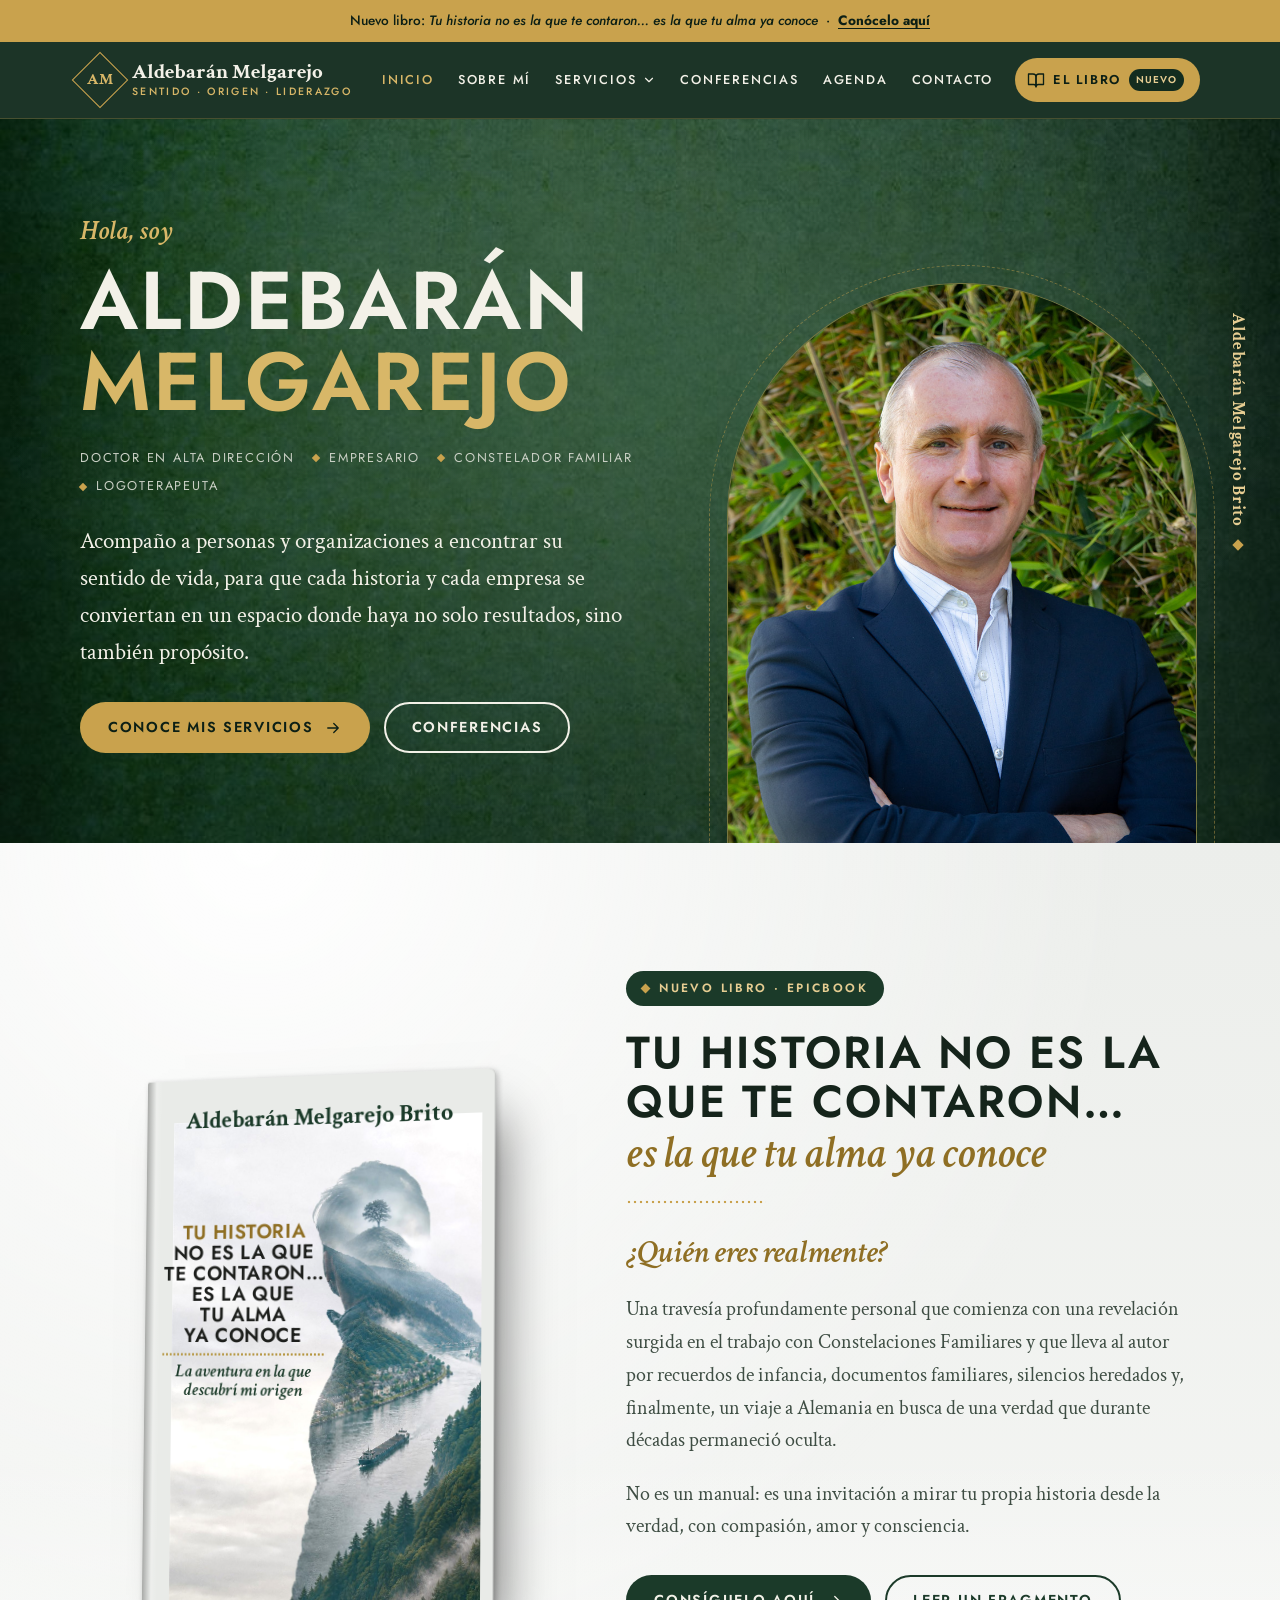
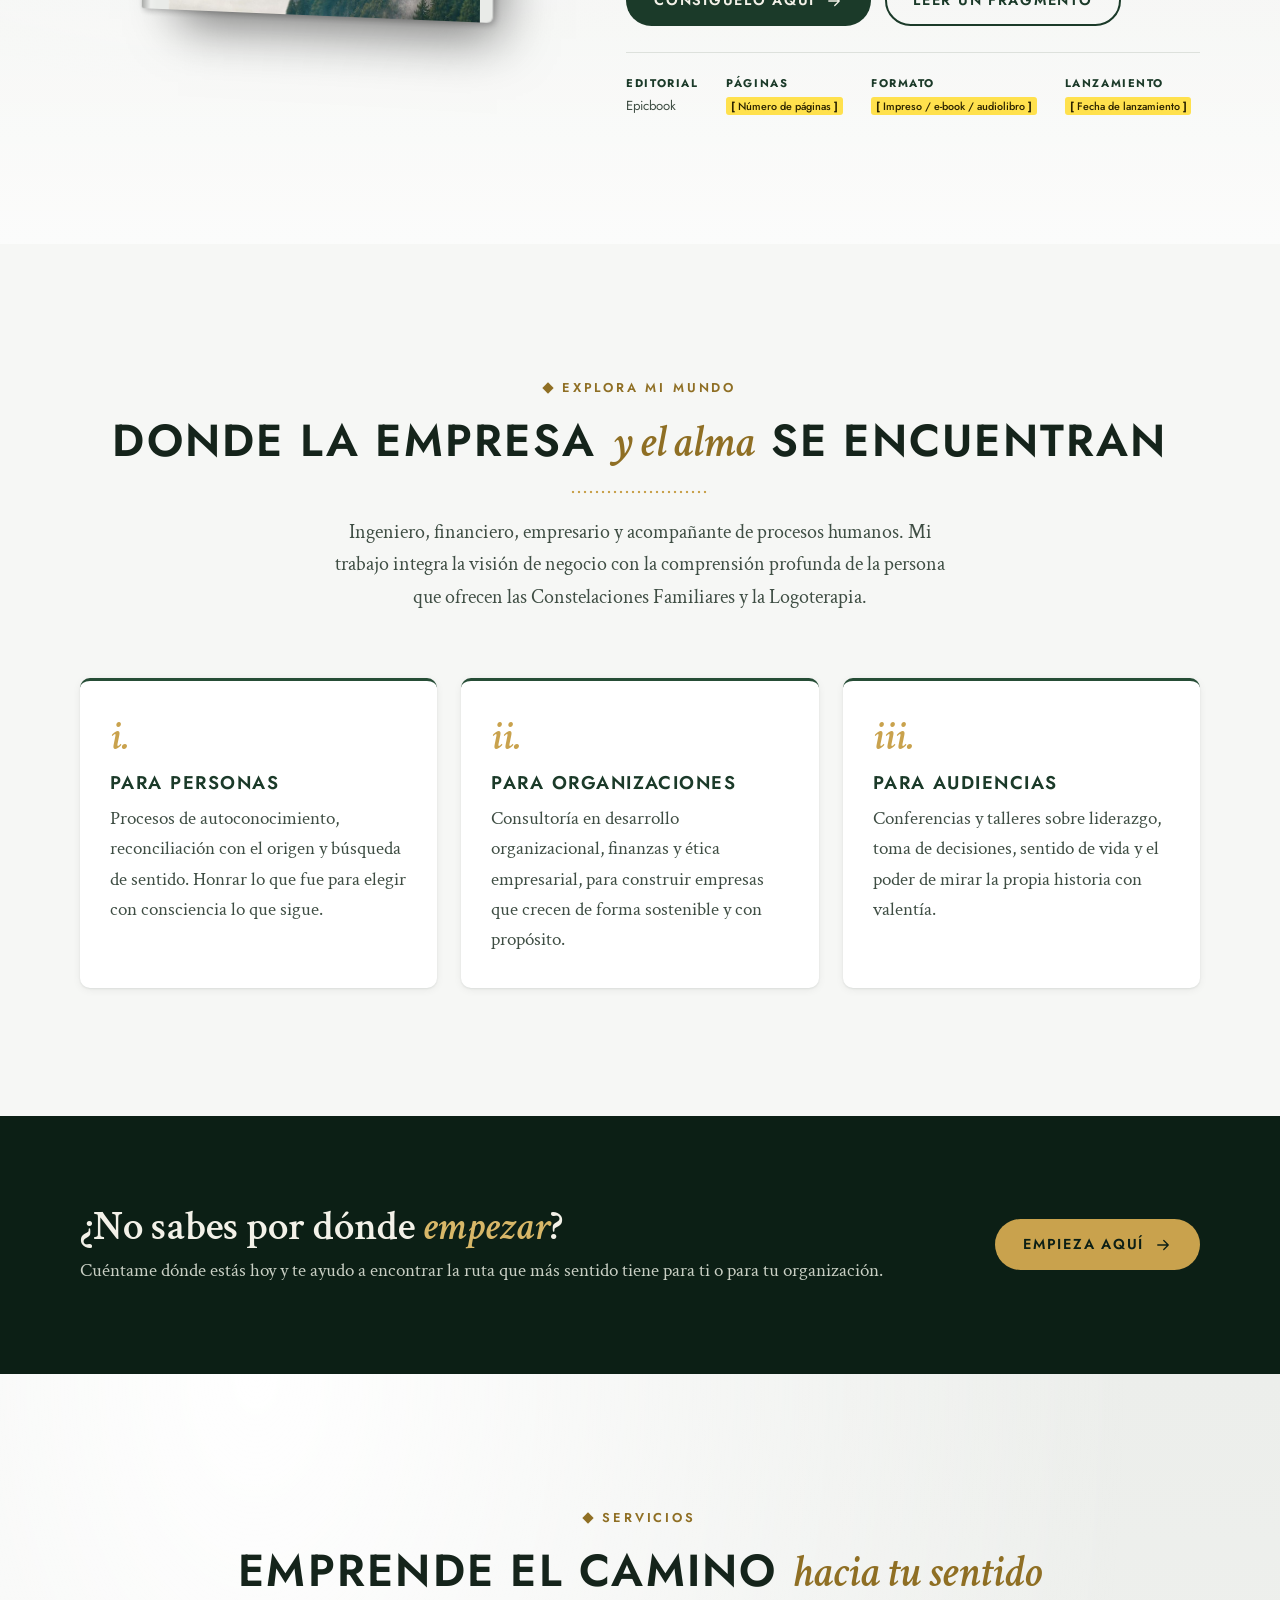
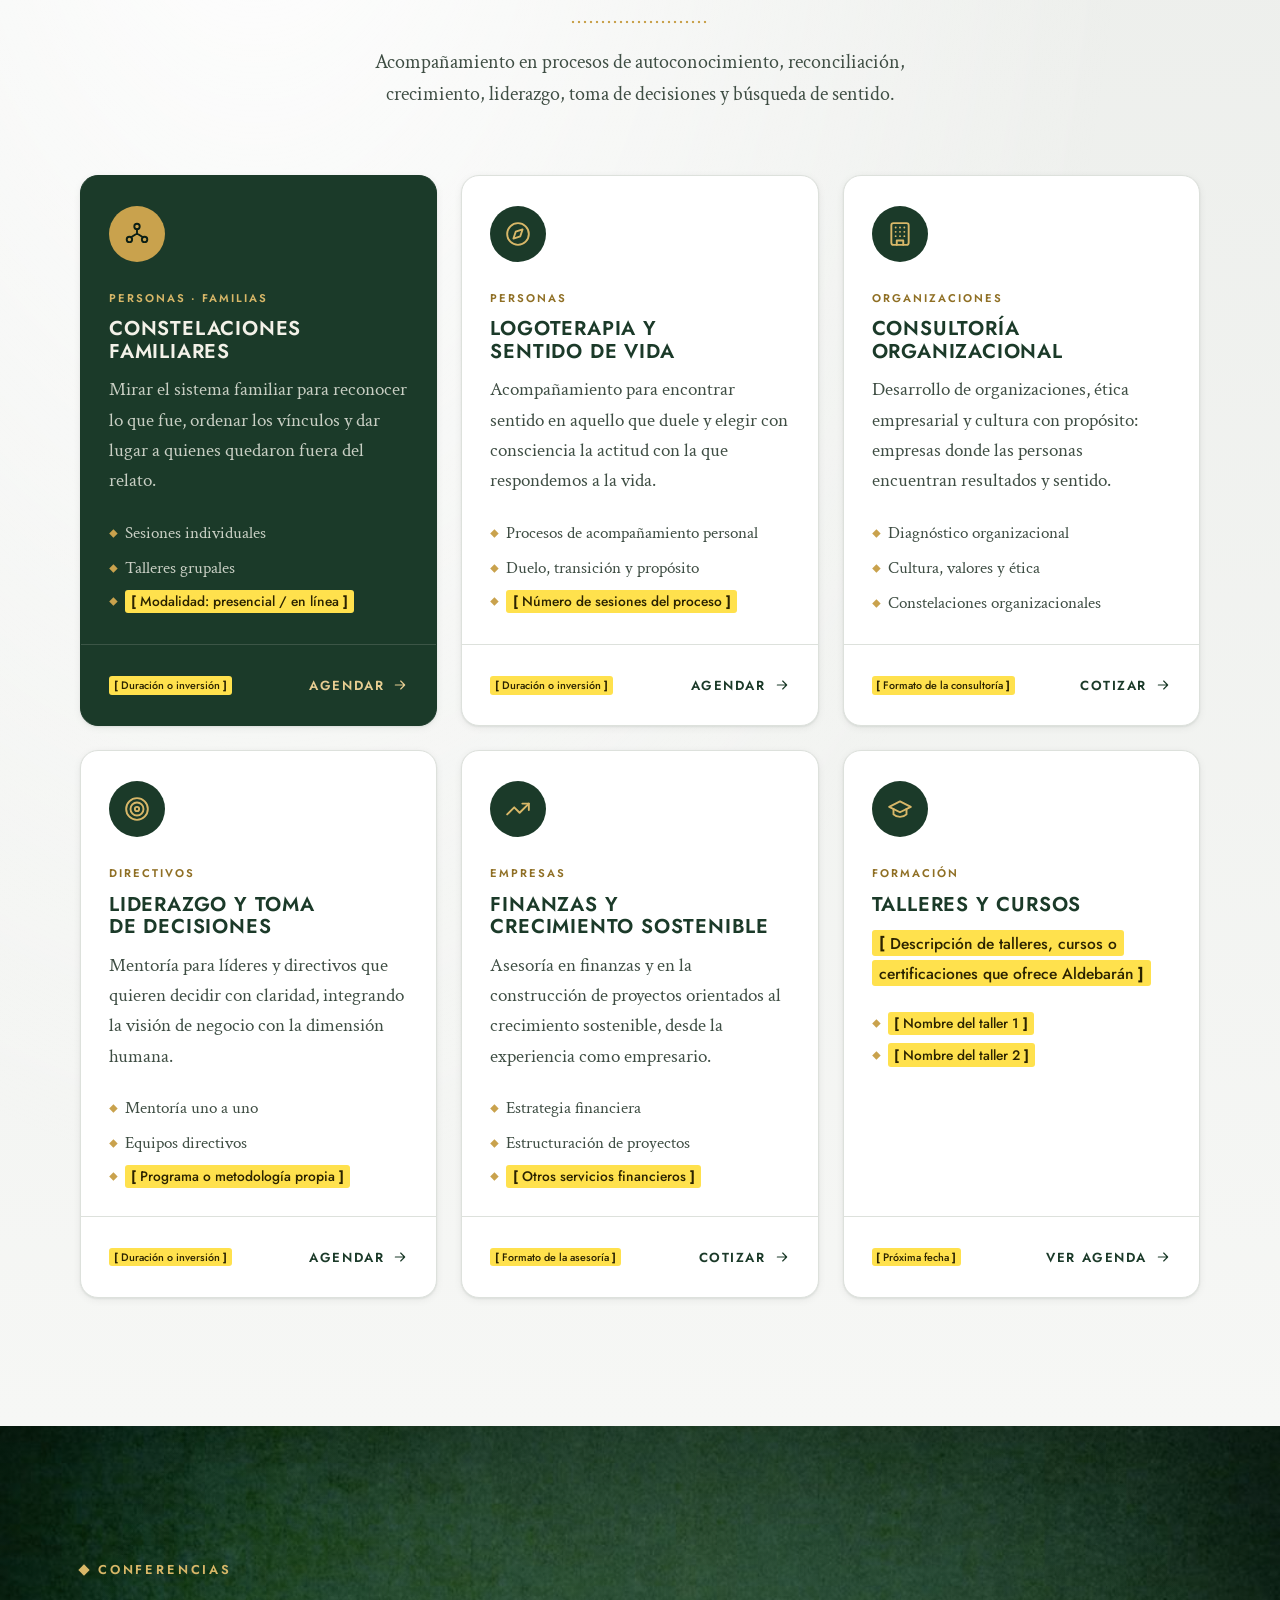
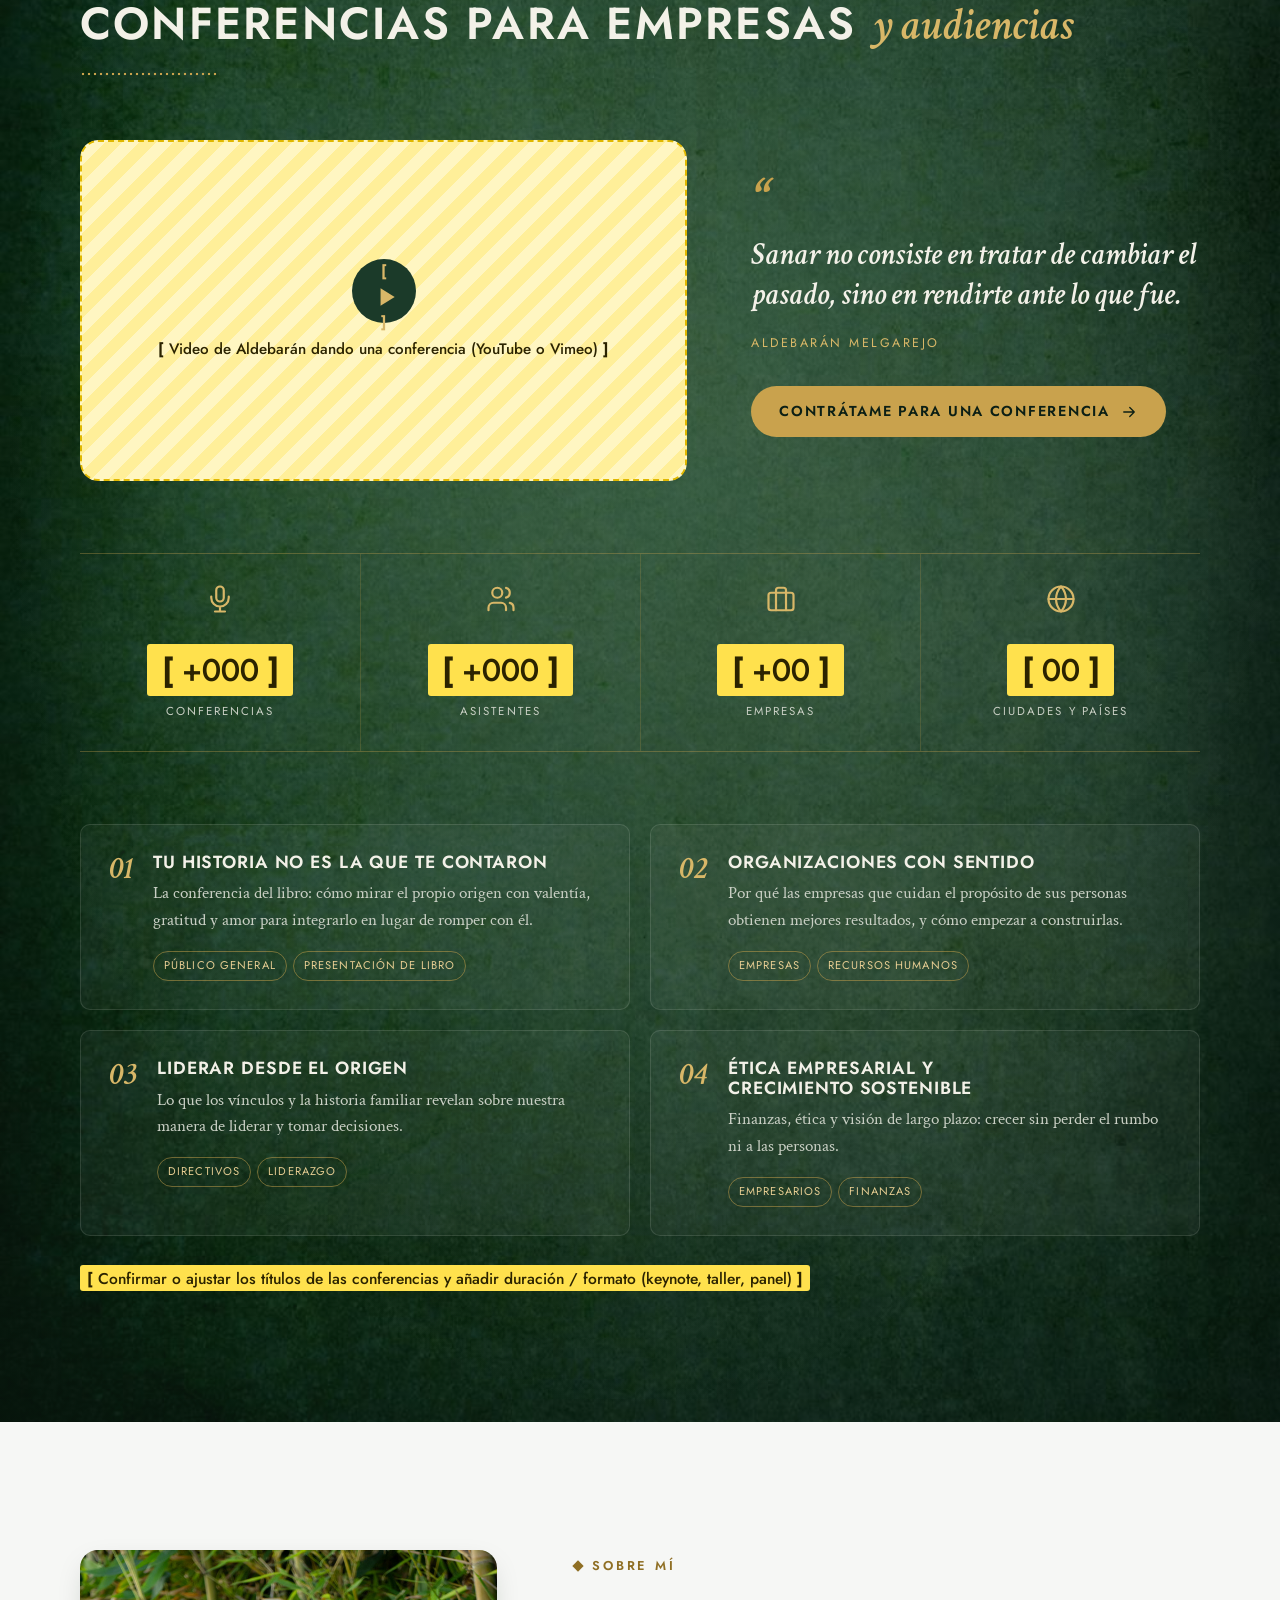
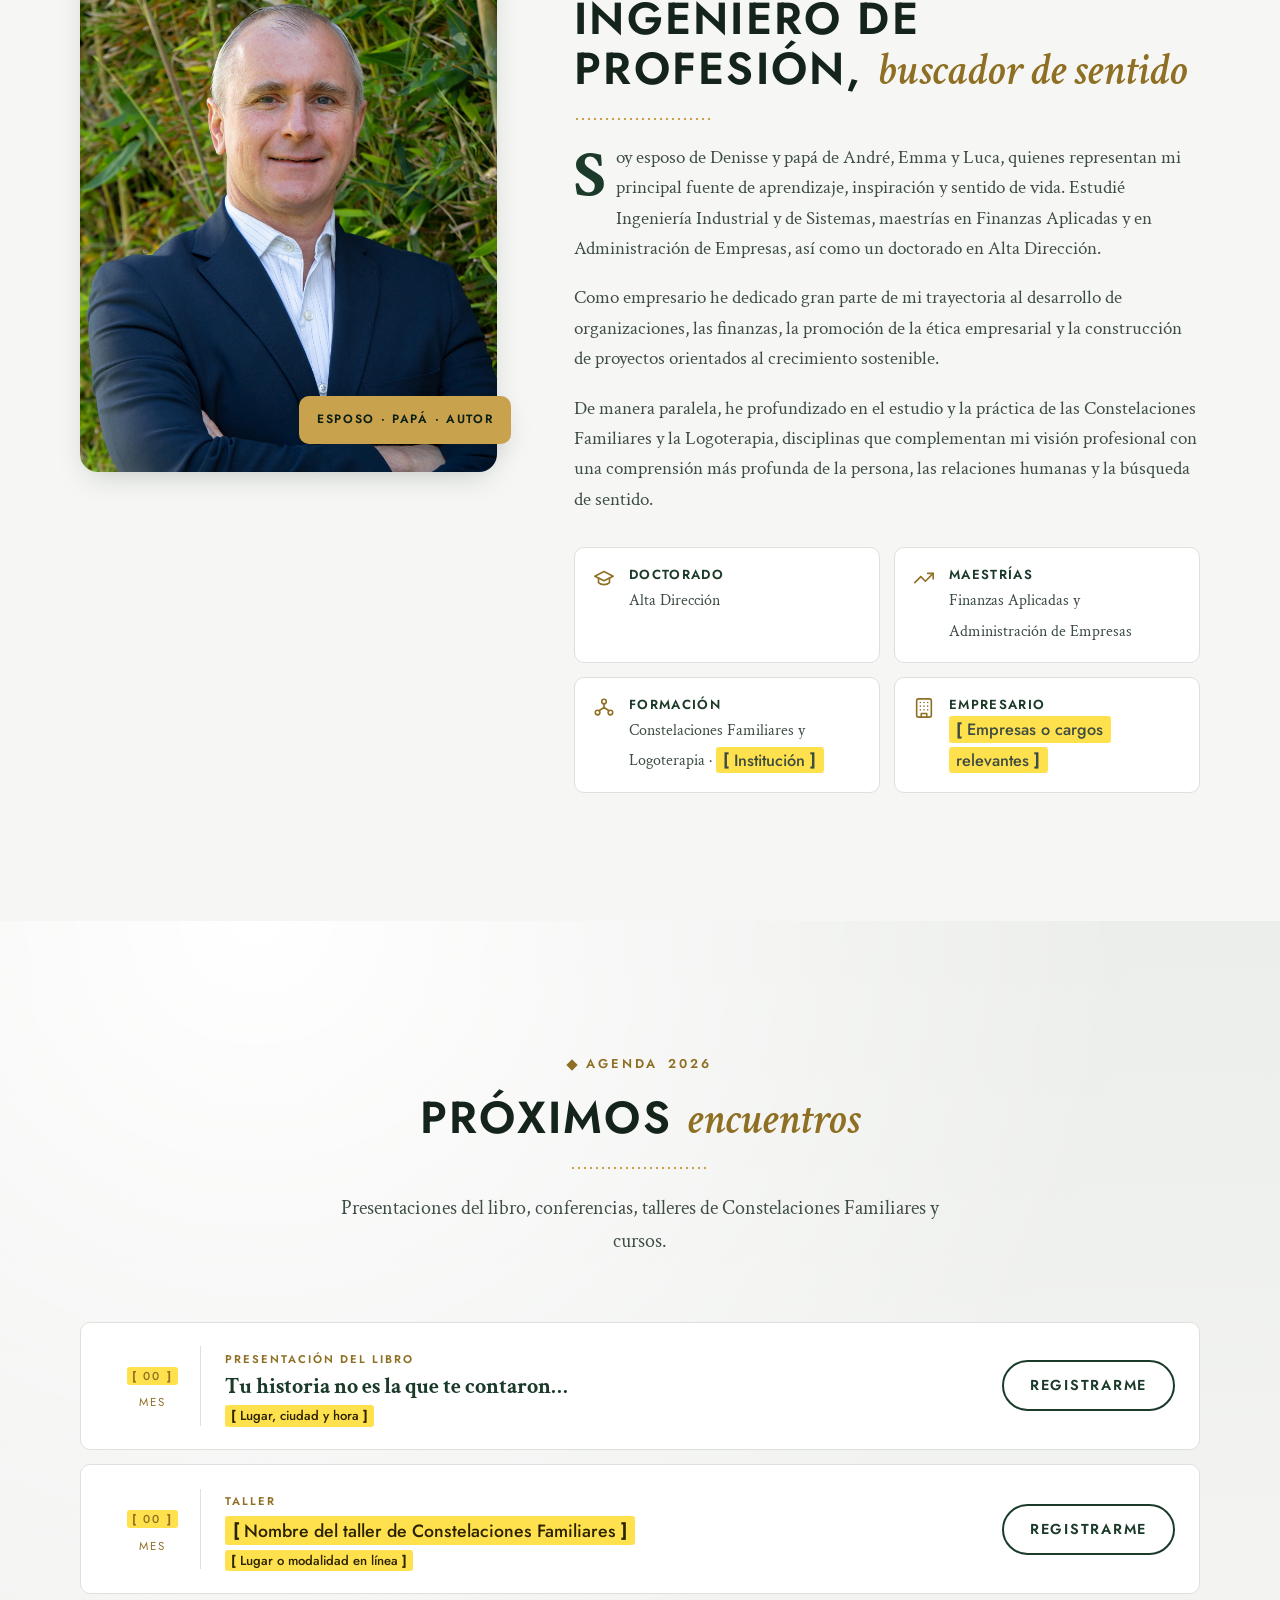
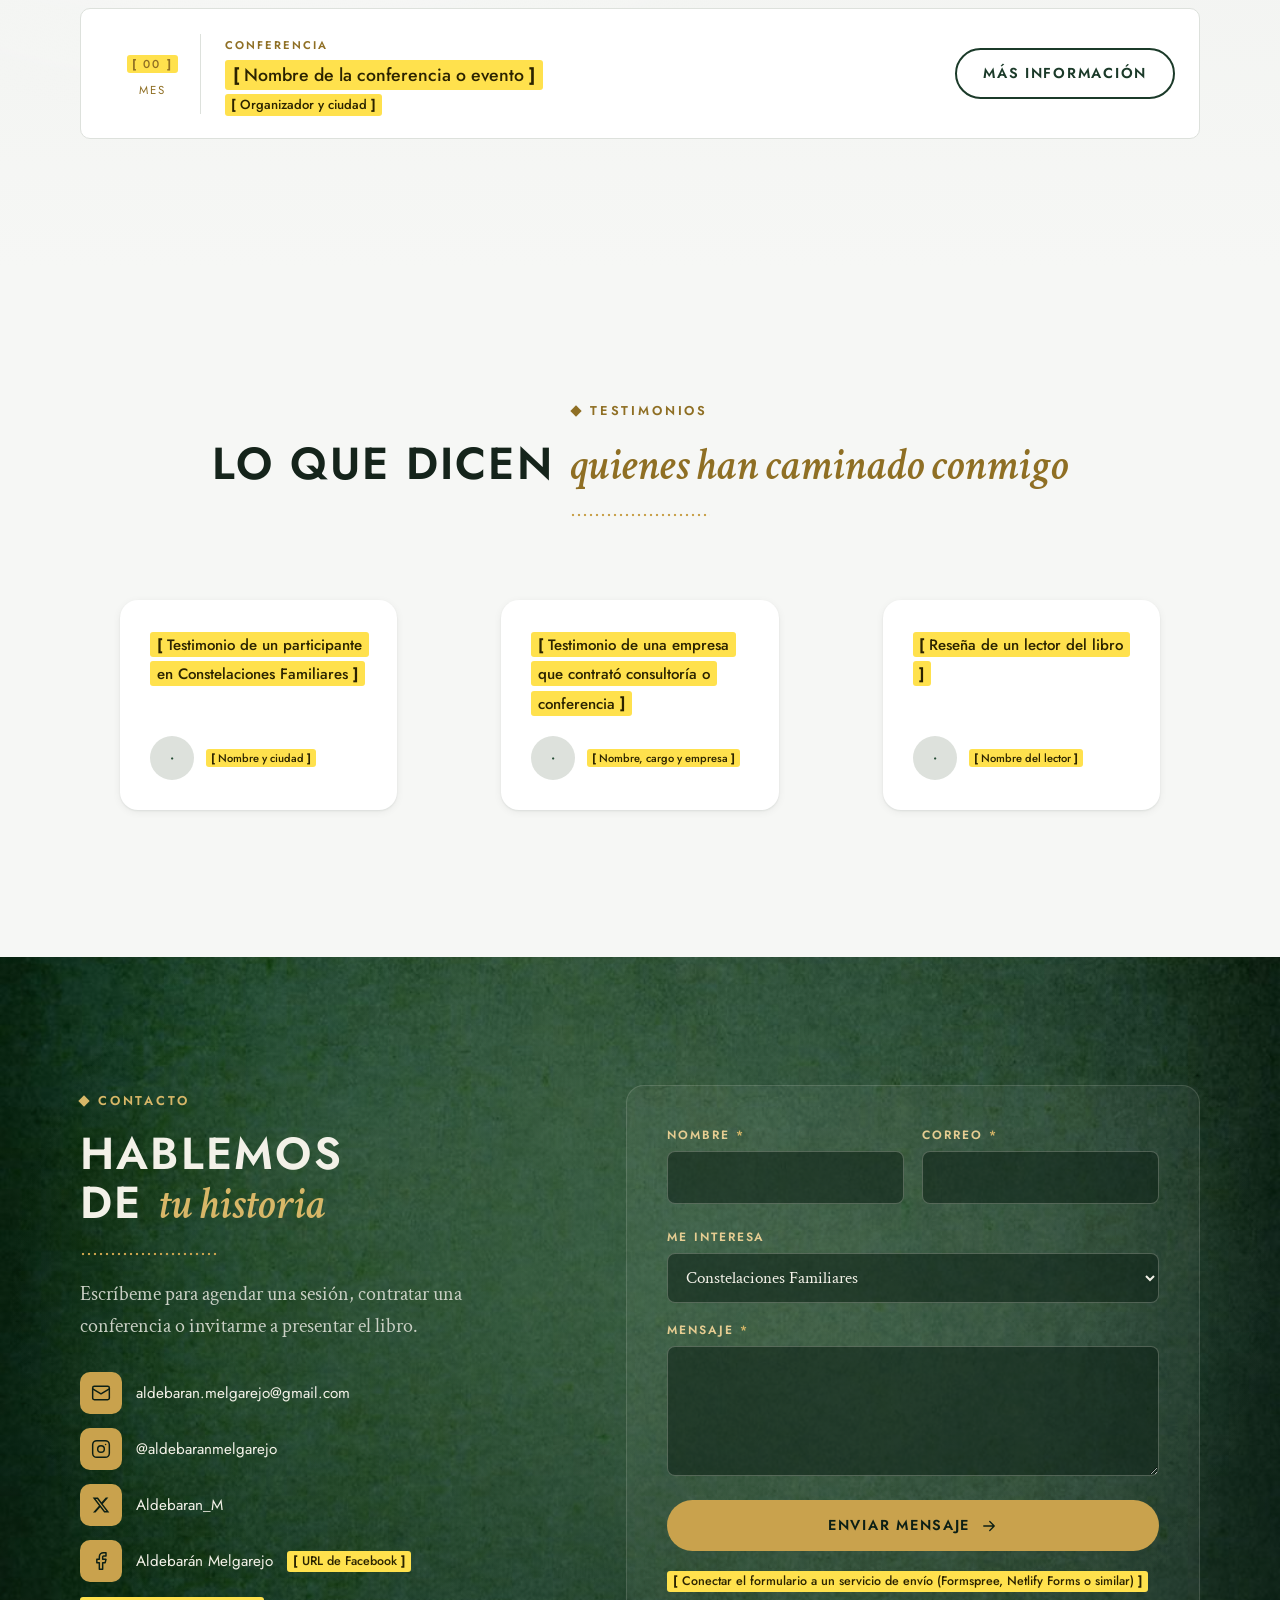
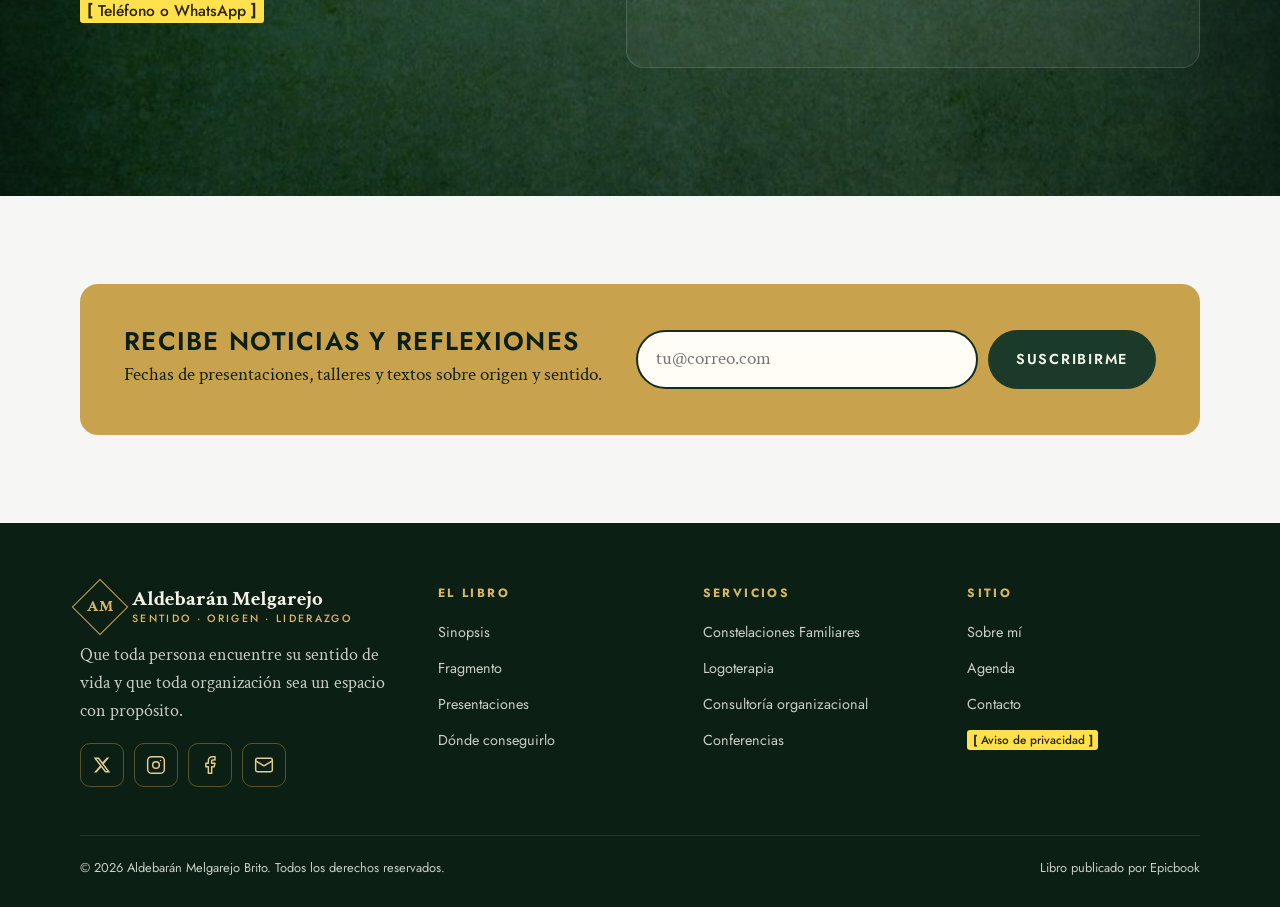
<file: index.html>
<!doctype html>
<html lang="es" class="no-js">
<head>
  <meta charset="utf-8">
  <meta name="viewport" content="width=device-width, initial-scale=1">
  <title>Aldebarán Melgarejo | Sentido, origen y liderazgo</title>
  <meta name="description" content="Aldebarán Melgarejo Brito: autor de «Tu historia no es la que te contaron… es la que tu alma ya conoce». Constelaciones Familiares, Logoterapia, consultoría organizacional y conferencias.">
  <meta name="theme-color" content="#132c1f">
  <link rel="preconnect" href="https://fonts.googleapis.com">
  <link rel="preconnect" href="https://fonts.gstatic.com" crossorigin>
  <link href="https://fonts.googleapis.com/css2?family=Crimson+Text:ital,wght@0,400;0,600;0,700;1,400;1,600&family=Jost:wght@400;500;600&display=swap" rel="stylesheet">
  <link rel="stylesheet" href="css/styles.css">
  <link rel="preload" as="image" href="assets/aldebaran-melgarejo.jpg">
</head>
<body>

<!-- Iconos (estilo Lucide, trazo 1.75) -->
<svg width="0" height="0" style="position:absolute" aria-hidden="true">
  <defs>
    <symbol id="i-arrow" viewBox="0 0 24 24" fill="none" stroke="currentColor" stroke-width="1.75" stroke-linecap="round" stroke-linejoin="round"><path d="M5 12h14M13 6l6 6-6 6"/></symbol>
    <symbol id="i-chev" viewBox="0 0 24 24" fill="none" stroke="currentColor" stroke-width="2" stroke-linecap="round" stroke-linejoin="round"><path d="m6 9 6 6 6-6"/></symbol>
    <symbol id="i-book" viewBox="0 0 24 24" fill="none" stroke="currentColor" stroke-width="1.75" stroke-linecap="round" stroke-linejoin="round"><path d="M2 4h6a4 4 0 0 1 4 4v13a3 3 0 0 0-3-3H2z"/><path d="M22 4h-6a4 4 0 0 0-4 4v13a3 3 0 0 1 3-3h7z"/></symbol>
    <symbol id="i-menu" viewBox="0 0 24 24" fill="none" stroke="currentColor" stroke-width="1.75" stroke-linecap="round"><path d="M4 7h16M4 12h16M4 17h16"/></symbol>
    <symbol id="i-family" viewBox="0 0 24 24" fill="none" stroke="currentColor" stroke-width="1.75" stroke-linecap="round" stroke-linejoin="round"><circle cx="12" cy="5" r="2.5"/><circle cx="5" cy="17" r="2.5"/><circle cx="19" cy="17" r="2.5"/><path d="M12 7.5v4M12 11.5 6.5 15M12 11.5l5.5 3.5"/></symbol>
    <symbol id="i-compass" viewBox="0 0 24 24" fill="none" stroke="currentColor" stroke-width="1.75" stroke-linecap="round" stroke-linejoin="round"><circle cx="12" cy="12" r="10"/><path d="m16.2 7.8-2.1 6.3-6.3 2.1 2.1-6.3z"/></symbol>
    <symbol id="i-building" viewBox="0 0 24 24" fill="none" stroke="currentColor" stroke-width="1.75" stroke-linecap="round" stroke-linejoin="round"><rect x="4" y="2" width="16" height="20" rx="2"/><path d="M9 22v-4h6v4M8 6h.01M12 6h.01M16 6h.01M8 10h.01M12 10h.01M16 10h.01M8 14h.01M12 14h.01M16 14h.01"/></symbol>
    <symbol id="i-target" viewBox="0 0 24 24" fill="none" stroke="currentColor" stroke-width="1.75" stroke-linecap="round" stroke-linejoin="round"><circle cx="12" cy="12" r="10"/><circle cx="12" cy="12" r="6"/><circle cx="12" cy="12" r="2"/></symbol>
    <symbol id="i-trend" viewBox="0 0 24 24" fill="none" stroke="currentColor" stroke-width="1.75" stroke-linecap="round" stroke-linejoin="round"><path d="m22 7-8.5 8.5-5-5L2 17"/><path d="M16 7h6v6"/></symbol>
    <symbol id="i-mic" viewBox="0 0 24 24" fill="none" stroke="currentColor" stroke-width="1.75" stroke-linecap="round" stroke-linejoin="round"><rect x="9" y="2" width="6" height="12" rx="3"/><path d="M19 10v1a7 7 0 0 1-14 0v-1M12 18v4M8 22h8"/></symbol>
    <symbol id="i-users" viewBox="0 0 24 24" fill="none" stroke="currentColor" stroke-width="1.75" stroke-linecap="round" stroke-linejoin="round"><path d="M16 21v-2a4 4 0 0 0-4-4H6a4 4 0 0 0-4 4v2"/><circle cx="9" cy="7" r="4"/><path d="M22 21v-2a4 4 0 0 0-3-3.87M16 3.13a4 4 0 0 1 0 7.75"/></symbol>
    <symbol id="i-pin" viewBox="0 0 24 24" fill="none" stroke="currentColor" stroke-width="1.75" stroke-linecap="round" stroke-linejoin="round"><path d="M20 10c0 6-8 12-8 12s-8-6-8-12a8 8 0 0 1 16 0z"/><circle cx="12" cy="10" r="3"/></symbol>
    <symbol id="i-globe" viewBox="0 0 24 24" fill="none" stroke="currentColor" stroke-width="1.75" stroke-linecap="round" stroke-linejoin="round"><circle cx="12" cy="12" r="10"/><path d="M2 12h20M12 2a15.3 15.3 0 0 1 4 10 15.3 15.3 0 0 1-4 10 15.3 15.3 0 0 1-4-10 15.3 15.3 0 0 1 4-10z"/></symbol>
    <symbol id="i-play" viewBox="0 0 24 24" fill="currentColor"><path d="M7 4v16l13-8z"/></symbol>
    <symbol id="i-mail" viewBox="0 0 24 24" fill="none" stroke="currentColor" stroke-width="1.75" stroke-linecap="round" stroke-linejoin="round"><rect x="2" y="4" width="20" height="16" rx="2"/><path d="m22 7-10 6L2 7"/></symbol>
    <symbol id="i-x" viewBox="0 0 24 24" fill="currentColor"><path d="M17.75 3h3.07l-6.7 7.66L22 21h-6.17l-4.83-6.32L5.47 21H2.4l7.17-8.2L2 3h6.33l4.37 5.77zm-1.08 16.18h1.7L7.4 4.73H5.57z"/></symbol>
    <symbol id="i-ig" viewBox="0 0 24 24" fill="none" stroke="currentColor" stroke-width="1.75" stroke-linecap="round" stroke-linejoin="round"><rect x="2" y="2" width="20" height="20" rx="5"/><circle cx="12" cy="12" r="4"/><path d="M17.5 6.5h.01"/></symbol>
    <symbol id="i-fb" viewBox="0 0 24 24" fill="none" stroke="currentColor" stroke-width="1.75" stroke-linecap="round" stroke-linejoin="round"><path d="M18 2h-3a5 5 0 0 0-5 5v3H7v4h3v8h4v-8h3l1-4h-4V7a1 1 0 0 1 1-1h3z"/></symbol>
    <symbol id="i-grad" viewBox="0 0 24 24" fill="none" stroke="currentColor" stroke-width="1.75" stroke-linecap="round" stroke-linejoin="round"><path d="M22 10 12 5 2 10l10 5z"/><path d="M6 12v5c3 3 9 3 12 0v-5"/></symbol>
    <symbol id="i-briefcase" viewBox="0 0 24 24" fill="none" stroke="currentColor" stroke-width="1.75" stroke-linecap="round" stroke-linejoin="round"><rect x="2" y="7" width="20" height="14" rx="2"/><path d="M16 21V5a2 2 0 0 0-2-2h-4a2 2 0 0 0-2 2v16"/></symbol>
    <symbol id="i-heart" viewBox="0 0 24 24" fill="none" stroke="currentColor" stroke-width="1.75" stroke-linecap="round" stroke-linejoin="round"><path d="M19 14c1.49-1.46 3-3.21 3-5.5A5.5 5.5 0 0 0 16.5 3c-1.76 0-3 .5-4.5 2-1.5-1.5-2.74-2-4.5-2A5.5 5.5 0 0 0 2 8.5c0 2.3 1.5 4.05 3 5.5l7 7z"/></symbol>
    <symbol id="i-calendar" viewBox="0 0 24 24" fill="none" stroke="currentColor" stroke-width="1.75" stroke-linecap="round" stroke-linejoin="round"><rect x="3" y="4" width="18" height="18" rx="2"/><path d="M16 2v4M8 2v4M3 10h18"/></symbol>
    <symbol id="i-up" viewBox="0 0 24 24" fill="none" stroke="currentColor" stroke-width="2" stroke-linecap="round" stroke-linejoin="round"><path d="m18 15-6-6-6 6"/></symbol>
    <symbol id="i-tree" viewBox="0 0 24 24" fill="none" stroke="currentColor" stroke-width="1.75" stroke-linecap="round" stroke-linejoin="round"><path d="M12 22v-7"/><path d="M12 15a6 6 0 0 0 6-6 6 6 0 0 0-6-7 6 6 0 0 0-6 7 6 6 0 0 0 6 6z"/><path d="M9 22h6"/></symbol>
  </defs>
</svg>

<a class="skip-link" href="#main">Saltar al contenido</a>

<div class="book-bar">
  Nuevo libro: <em>Tu historia no es la que te contaron… es la que tu alma ya conoce</em> &nbsp;·&nbsp; <a href="libro.html">Conócelo aquí</a>
</div>

<header class="site-header">
  <div class="container nav">
    <a href="index.html" class="brand" aria-label="Aldebarán Melgarejo, inicio">
      <span class="brand-mark" aria-hidden="true"><span>AM</span></span>
      <span class="brand-name">Aldebarán Melgarejo<small>Sentido · Origen · Liderazgo</small></span>
    </a>

    <button class="menu-toggle" aria-expanded="false" aria-controls="nav-menu" aria-label="Abrir menú">
      <svg aria-hidden="true"><use href="#i-menu"/></svg>
    </button>

    <nav class="nav-menu" id="nav-menu" aria-label="Principal">
      <ul class="nav-list">
        <li><a class="nav-link" href="index.html" aria-current="page">Inicio</a></li>
        <li><a class="nav-link" href="#sobre-mi">Sobre mí</a></li>
        <li class="has-dropdown">
          <button class="nav-link" aria-expanded="false" aria-controls="dd-servicios">Servicios <svg class="chev" aria-hidden="true"><use href="#i-chev"/></svg></button>
          <ul class="dropdown" id="dd-servicios">
            <li><a href="#servicios"><svg class="dd-ico" aria-hidden="true"><use href="#i-family"/></svg><div><strong>Constelaciones Familiares</strong><span>Sesiones individuales y grupales</span></div></a></li>
            <li><a href="#servicios"><svg class="dd-ico" aria-hidden="true"><use href="#i-compass"/></svg><div><strong>Logoterapia</strong><span>Acompañamiento en la búsqueda de sentido</span></div></a></li>
            <li><a href="#servicios"><svg class="dd-ico" aria-hidden="true"><use href="#i-building"/></svg><div><strong>Consultoría organizacional</strong><span>Ética, cultura y propósito</span></div></a></li>
            <li><a href="#servicios"><svg class="dd-ico" aria-hidden="true"><use href="#i-target"/></svg><div><strong>Liderazgo y decisiones</strong><span>Mentoría para directivos</span></div></a></li>
          </ul>
        </li>
        <li><a class="nav-link" href="#conferencias">Conferencias</a></li>
        <li><a class="nav-link" href="#agenda">Agenda</a></li>
        <li><a class="nav-link" href="#contacto">Contacto</a></li>
        <li class="has-dropdown book-item">
          <button class="nav-book" aria-expanded="false" aria-controls="dd-libro">
            <svg aria-hidden="true"><use href="#i-book"/></svg> El libro <span class="badge">Nuevo</span>
          </button>
          <ul class="dropdown" id="dd-libro">
            <li><a href="libro.html#sinopsis"><svg class="dd-ico" aria-hidden="true"><use href="#i-book"/></svg><div><strong>Sinopsis</strong><span>¿Quién eres realmente?</span></div></a></li>
            <li><a href="libro.html#fragmento"><svg class="dd-ico" aria-hidden="true"><use href="#i-tree"/></svg><div><strong>Lee un fragmento</strong><span>Las primeras páginas</span></div></a></li>
            <li><a href="libro.html#presentaciones"><svg class="dd-ico" aria-hidden="true"><use href="#i-calendar"/></svg><div><strong>Presentaciones</strong><span>Firmas y encuentros con lectores</span></div></a></li>
            <li><a href="libro.html#comprar"><svg class="dd-ico" aria-hidden="true"><use href="#i-arrow"/></svg><div><strong>Dónde conseguirlo</strong><span>Librerías y tiendas en línea</span></div></a></li>
          </ul>
        </li>
      </ul>
    </nav>
  </div>
</header>

<main id="main">

  <!-- ================= HERO ================= -->
  <section class="hero bg-green on-dark" aria-labelledby="hero-title">
    <div class="container hero-grid">
      <div class="hero-copy reveal">
        <p class="hero-hello">Hola, soy</p>
        <h1 id="hero-title">Aldebarán <span>Melgarejo</span></h1>
        <ul class="hero-creds">
          <li>Doctor en Alta Dirección</li>
          <li>Empresario</li>
          <li>Constelador familiar</li>
          <li>Logoterapeuta</li>
        </ul>
        <p class="hero-purpose">Acompaño a personas y organizaciones a encontrar su sentido de vida, para que cada historia y cada empresa se conviertan en un espacio donde haya no solo resultados, sino también propósito.</p>
        <div class="btn-row">
          <a class="btn btn-gold" href="#servicios">Conoce mis servicios <svg aria-hidden="true"><use href="#i-arrow"/></svg></a>
          <a class="btn btn-outline" href="#conferencias">Conferencias</a>
        </div>
      </div>
      <div class="hero-photo reveal">
        <div class="frame">
          <img src="assets/aldebaran-melgarejo.jpg" width="821" height="978" alt="Aldebarán Melgarejo sonriendo, con saco azul marino, frente a un muro de bambú">
        </div>
        <span class="spine-text" aria-hidden="true">Aldebarán Melgarejo Brito</span>
      </div>
    </div>
  </section>

  <!-- ================= LIBRO (primera plana) ================= -->
  <section class="book-feature bg-mist" id="libro" aria-labelledby="book-title">
    <div class="container book-grid">
      <div class="book-3d reveal">
        <a href="libro.html" class="book-cover" aria-label="Ver la página del libro">
          <span class="bc-author">Aldebarán Melgarejo Brito</span>
          <span class="bc-title" aria-hidden="true"><b>Tu historia</b><span class="l">no es la que</span><span class="l">te contaron…</span><span class="l">es la que</span><span class="l">tu alma</span><span class="l">ya conoce</span><span class="bc-rule"></span><span class="bc-sub">La aventura en la que descubrí mi origen</span></span>
        </a>
      </div>
      <div class="reveal">
        <span class="book-ribbon"><i aria-hidden="true"></i> Nuevo libro · Epicbook</span>
        <h2 class="h2" id="book-title">Tu historia no es la que te contaron… <em>es la que tu alma ya conoce</em></h2>
        <div class="gold-rule" aria-hidden="true"></div>
        <p class="book-question">¿Quién eres realmente?</p>
        <p class="lead">Una travesía profundamente personal que comienza con una revelación surgida en el trabajo con Constelaciones Familiares y que lleva al autor por recuerdos de infancia, documentos familiares, silencios heredados y, finalmente, un viaje a Alemania en busca de una verdad que durante décadas permaneció oculta.</p>
        <p class="lead">No es un manual: es una invitación a mirar tu propia historia desde la verdad, con compasión, amor y consciencia.</p>
        <div class="btn-row">
          <a class="btn btn-green" href="libro.html#comprar">Consíguelo aquí <svg aria-hidden="true"><use href="#i-arrow"/></svg></a>
          <a class="btn btn-outline" href="libro.html#fragmento">Leer un fragmento</a>
        </div>
        <ul class="book-meta">
          <li><strong>Editorial</strong>Epicbook</li>
          <li><strong>Páginas</strong><span class="ph">Número de páginas</span></li>
          <li><strong>Formato</strong><span class="ph">Impreso / e-book / audiolibro</span></li>
          <li><strong>Lanzamiento</strong><span class="ph">Fecha de lanzamiento</span></li>
        </ul>
      </div>
    </div>
  </section>

  <!-- ================= EXPLORA MI MUNDO ================= -->
  <section aria-labelledby="explora-title">
    <div class="container">
      <div class="section-head center reveal">
        <span class="eyebrow">Explora mi mundo</span>
        <h2 class="h2" id="explora-title">Donde la empresa <em>y el alma</em> se encuentran</h2>
        <div class="gold-rule" aria-hidden="true"></div>
        <p class="lead">Ingeniero, financiero, empresario y acompañante de procesos humanos. Mi trabajo integra la visión de negocio con la comprensión profunda de la persona que ofrecen las Constelaciones Familiares y la Logoterapia.</p>
      </div>
      <div class="pillars">
        <article class="pillar reveal">
          <span class="num">i.</span>
          <h3>Para personas</h3>
          <p>Procesos de autoconocimiento, reconciliación con el origen y búsqueda de sentido. Honrar lo que fue para elegir con consciencia lo que sigue.</p>
        </article>
        <article class="pillar reveal">
          <span class="num">ii.</span>
          <h3>Para organizaciones</h3>
          <p>Consultoría en desarrollo organizacional, finanzas y ética empresarial, para construir empresas que crecen de forma sostenible y con propósito.</p>
        </article>
        <article class="pillar reveal">
          <span class="num">iii.</span>
          <h3>Para audiencias</h3>
          <p>Conferencias y talleres sobre liderazgo, toma de decisiones, sentido de vida y el poder de mirar la propia historia con valentía.</p>
        </article>
      </div>
    </div>
  </section>

  <!-- ================= BANDA EMPIEZA AQUÍ ================= -->
  <section class="start-band bg-deep on-dark" aria-labelledby="start-title">
    <div class="container inner">
      <div>
        <h2 id="start-title">¿No sabes por dónde <em>empezar</em>?</h2>
        <p>Cuéntame dónde estás hoy y te ayudo a encontrar la ruta que más sentido tiene para ti o para tu organización.</p>
      </div>
      <a class="btn btn-gold" href="#contacto">Empieza aquí <svg aria-hidden="true"><use href="#i-arrow"/></svg></a>
    </div>
  </section>

  <!-- ================= SERVICIOS ================= -->
  <section class="bg-mist" id="servicios" aria-labelledby="servicios-title">
    <div class="container">
      <div class="section-head center reveal">
        <span class="eyebrow">Servicios</span>
        <h2 class="h2" id="servicios-title">Emprende el camino <em>hacia tu sentido</em></h2>
        <div class="gold-rule" aria-hidden="true"></div>
        <p class="lead">Acompañamiento en procesos de autoconocimiento, reconciliación, crecimiento, liderazgo, toma de decisiones y búsqueda de sentido.</p>
      </div>

      <div class="services-grid">
        <article class="service featured reveal">
          <div class="service-top">
            <div class="service-ico"><svg aria-hidden="true"><use href="#i-family"/></svg></div>
            <span class="tag">Personas · Familias</span>
            <h3>Constelaciones Familiares</h3>
          </div>
          <div class="service-body">
            <p>Mirar el sistema familiar para reconocer lo que fue, ordenar los vínculos y dar lugar a quienes quedaron fuera del relato.</p>
            <ul>
              <li>Sesiones individuales</li>
              <li>Talleres grupales</li>
              <li><span class="ph">Modalidad: presencial / en línea</span></li>
            </ul>
          </div>
          <div class="service-foot"><span class="ph">Duración o inversión</span><a href="#contacto">Agendar <svg aria-hidden="true"><use href="#i-arrow"/></svg></a></div>
        </article>

        <article class="service reveal">
          <div class="service-top">
            <div class="service-ico"><svg aria-hidden="true"><use href="#i-compass"/></svg></div>
            <span class="tag">Personas</span>
            <h3>Logoterapia y sentido de vida</h3>
          </div>
          <div class="service-body">
            <p>Acompañamiento para encontrar sentido en aquello que duele y elegir con consciencia la actitud con la que respondemos a la vida.</p>
            <ul>
              <li>Procesos de acompañamiento personal</li>
              <li>Duelo, transición y propósito</li>
              <li><span class="ph">Número de sesiones del proceso</span></li>
            </ul>
          </div>
          <div class="service-foot"><span class="ph">Duración o inversión</span><a href="#contacto">Agendar <svg aria-hidden="true"><use href="#i-arrow"/></svg></a></div>
        </article>

        <article class="service reveal">
          <div class="service-top">
            <div class="service-ico"><svg aria-hidden="true"><use href="#i-building"/></svg></div>
            <span class="tag">Organizaciones</span>
            <h3>Consultoría organizacional</h3>
          </div>
          <div class="service-body">
            <p>Desarrollo de organizaciones, ética empresarial y cultura con propósito: empresas donde las personas encuentran resultados y sentido.</p>
            <ul>
              <li>Diagnóstico organizacional</li>
              <li>Cultura, valores y ética</li>
              <li>Constelaciones organizacionales</li>
            </ul>
          </div>
          <div class="service-foot"><span class="ph">Formato de la consultoría</span><a href="#contacto">Cotizar <svg aria-hidden="true"><use href="#i-arrow"/></svg></a></div>
        </article>

        <article class="service reveal">
          <div class="service-top">
            <div class="service-ico"><svg aria-hidden="true"><use href="#i-target"/></svg></div>
            <span class="tag">Directivos</span>
            <h3>Liderazgo y toma de decisiones</h3>
          </div>
          <div class="service-body">
            <p>Mentoría para líderes y directivos que quieren decidir con claridad, integrando la visión de negocio con la dimensión humana.</p>
            <ul>
              <li>Mentoría uno a uno</li>
              <li>Equipos directivos</li>
              <li><span class="ph">Programa o metodología propia</span></li>
            </ul>
          </div>
          <div class="service-foot"><span class="ph">Duración o inversión</span><a href="#contacto">Agendar <svg aria-hidden="true"><use href="#i-arrow"/></svg></a></div>
        </article>

        <article class="service reveal">
          <div class="service-top">
            <div class="service-ico"><svg aria-hidden="true"><use href="#i-trend"/></svg></div>
            <span class="tag">Empresas</span>
            <h3>Finanzas y crecimiento sostenible</h3>
          </div>
          <div class="service-body">
            <p>Asesoría en finanzas y en la construcción de proyectos orientados al crecimiento sostenible, desde la experiencia como empresario.</p>
            <ul>
              <li>Estrategia financiera</li>
              <li>Estructuración de proyectos</li>
              <li><span class="ph">Otros servicios financieros</span></li>
            </ul>
          </div>
          <div class="service-foot"><span class="ph">Formato de la asesoría</span><a href="#contacto">Cotizar <svg aria-hidden="true"><use href="#i-arrow"/></svg></a></div>
        </article>

        <article class="service reveal">
          <div class="service-top">
            <div class="service-ico"><svg aria-hidden="true"><use href="#i-grad"/></svg></div>
            <span class="tag">Formación</span>
            <h3>Talleres y cursos</h3>
          </div>
          <div class="service-body">
            <p><span class="ph">Descripción de talleres, cursos o certificaciones que ofrece Aldebarán</span></p>
            <ul>
              <li><span class="ph">Nombre del taller 1</span></li>
              <li><span class="ph">Nombre del taller 2</span></li>
            </ul>
          </div>
          <div class="service-foot"><span class="ph">Próxima fecha</span><a href="#agenda">Ver agenda <svg aria-hidden="true"><use href="#i-arrow"/></svg></a></div>
        </article>
      </div>
    </div>
  </section>

  <!-- ================= CONFERENCIAS ================= -->
  <section class="bg-green on-dark" id="conferencias" aria-labelledby="conf-title">
    <div class="container">
      <div class="section-head reveal">
        <span class="eyebrow">Conferencias</span>
        <h2 class="h2" id="conf-title">Conferencias para empresas <em>y audiencias</em></h2>
        <div class="gold-rule" aria-hidden="true"></div>
      </div>

      <div class="talks-top">
        <div class="video-ph reveal">
          <div class="ph-block">
            <span class="play-ico" aria-hidden="true"><svg><use href="#i-play"/></svg></span>
            <span>Video de Aldebarán dando una conferencia (YouTube o Vimeo)</span>
          </div>
        </div>
        <div class="reveal">
          <blockquote class="quote">Sanar no consiste en tratar de cambiar el pasado, sino en rendirte ante lo que fue.</blockquote>
          <p class="quote-by">Aldebarán Melgarejo</p>
          <div class="btn-row">
            <a class="btn btn-gold" href="#contacto">Contrátame para una conferencia <svg aria-hidden="true"><use href="#i-arrow"/></svg></a>
          </div>
        </div>
      </div>

      <div class="stats reveal" role="list">
        <div class="stat" role="listitem"><svg aria-hidden="true"><use href="#i-mic"/></svg><div class="value"><span class="ph">+000</span></div><div class="label">Conferencias</div></div>
        <div class="stat" role="listitem"><svg aria-hidden="true"><use href="#i-users"/></svg><div class="value"><span class="ph">+000</span></div><div class="label">Asistentes</div></div>
        <div class="stat" role="listitem"><svg aria-hidden="true"><use href="#i-briefcase"/></svg><div class="value"><span class="ph">+00</span></div><div class="label">Empresas</div></div>
        <div class="stat" role="listitem"><svg aria-hidden="true"><use href="#i-globe"/></svg><div class="value"><span class="ph">00</span></div><div class="label">Ciudades y países</div></div>
      </div>

      <div class="topics">
        <article class="topic reveal">
          <span class="n">01</span>
          <div>
            <h3>Tu historia no es la que te contaron</h3>
            <p>La conferencia del libro: cómo mirar el propio origen con valentía, gratitud y amor para integrarlo en lugar de romper con él.</p>
            <div class="for"><span class="chip">Público general</span><span class="chip">Presentación de libro</span></div>
          </div>
        </article>
        <article class="topic reveal">
          <span class="n">02</span>
          <div>
            <h3>Organizaciones con sentido</h3>
            <p>Por qué las empresas que cuidan el propósito de sus personas obtienen mejores resultados, y cómo empezar a construirlas.</p>
            <div class="for"><span class="chip">Empresas</span><span class="chip">Recursos humanos</span></div>
          </div>
        </article>
        <article class="topic reveal">
          <span class="n">03</span>
          <div>
            <h3>Liderar desde el origen</h3>
            <p>Lo que los vínculos y la historia familiar revelan sobre nuestra manera de liderar y tomar decisiones.</p>
            <div class="for"><span class="chip">Directivos</span><span class="chip">Liderazgo</span></div>
          </div>
        </article>
        <article class="topic reveal">
          <span class="n">04</span>
          <div>
            <h3>Ética empresarial y crecimiento sostenible</h3>
            <p>Finanzas, ética y visión de largo plazo: crecer sin perder el rumbo ni a las personas.</p>
            <div class="for"><span class="chip">Empresarios</span><span class="chip">Finanzas</span></div>
          </div>
        </article>
      </div>
      <p class="reveal" style="margin-top:28px"><span class="ph">Confirmar o ajustar los títulos de las conferencias y añadir duración / formato (keynote, taller, panel)</span></p>
    </div>
  </section>

  <!-- ================= SOBRE MÍ ================= -->
  <section id="sobre-mi" aria-labelledby="about-title">
    <div class="container about-grid">
      <div class="about-photo reveal">
        <img src="assets/aldebaran-melgarejo.jpg" width="821" height="978" loading="lazy" alt="Retrato de Aldebarán Melgarejo">
        <span class="sticker">Esposo · Papá · Autor</span>
      </div>
      <div class="about-text reveal">
        <span class="eyebrow">Sobre mí</span>
        <h2 class="h2" id="about-title">Ingeniero de profesión, <em>buscador de sentido</em></h2>
        <div class="gold-rule" aria-hidden="true"></div>
        <p>Soy esposo de Denisse y papá de André, Emma y Luca, quienes representan mi principal fuente de aprendizaje, inspiración y sentido de vida. Estudié Ingeniería Industrial y de Sistemas, maestrías en Finanzas Aplicadas y en Administración de Empresas, así como un doctorado en Alta Dirección.</p>
        <p>Como empresario he dedicado gran parte de mi trayectoria al desarrollo de organizaciones, las finanzas, la promoción de la ética empresarial y la construcción de proyectos orientados al crecimiento sostenible.</p>
        <p>De manera paralela, he profundizado en el estudio y la práctica de las Constelaciones Familiares y la Logoterapia, disciplinas que complementan mi visión profesional con una comprensión más profunda de la persona, las relaciones humanas y la búsqueda de sentido.</p>
        <ul class="timeline">
          <li><svg aria-hidden="true"><use href="#i-grad"/></svg><div><strong>Doctorado</strong><span>Alta Dirección</span></div></li>
          <li><svg aria-hidden="true"><use href="#i-trend"/></svg><div><strong>Maestrías</strong><span>Finanzas Aplicadas y Administración de Empresas</span></div></li>
          <li><svg aria-hidden="true"><use href="#i-family"/></svg><div><strong>Formación</strong><span>Constelaciones Familiares y Logoterapia · <span class="ph">Institución</span></span></div></li>
          <li><svg aria-hidden="true"><use href="#i-building"/></svg><div><strong>Empresario</strong><span><span class="ph">Empresas o cargos relevantes</span></span></div></li>
        </ul>
      </div>
    </div>
  </section>

  <!-- ================= AGENDA ================= -->
  <section class="bg-mist" id="agenda" aria-labelledby="agenda-title">
    <div class="container">
      <div class="section-head center reveal">
        <span class="eyebrow">Agenda <span data-year></span></span>
        <h2 class="h2" id="agenda-title">Próximos <em>encuentros</em></h2>
        <div class="gold-rule" aria-hidden="true"></div>
        <p class="lead">Presentaciones del libro, conferencias, talleres de Constelaciones Familiares y cursos.</p>
      </div>
      <div class="events">
        <article class="event reveal">
          <div class="date"><b><span class="ph">00</span></b><span>Mes</span></div>
          <div>
            <span class="type">Presentación del libro</span>
            <h3>Tu historia no es la que te contaron…</h3>
            <p class="where"><span class="ph">Lugar, ciudad y hora</span></p>
          </div>
          <a class="btn btn-outline" href="#contacto">Registrarme</a>
        </article>
        <article class="event reveal">
          <div class="date"><b><span class="ph">00</span></b><span>Mes</span></div>
          <div>
            <span class="type">Taller</span>
            <h3><span class="ph">Nombre del taller de Constelaciones Familiares</span></h3>
            <p class="where"><span class="ph">Lugar o modalidad en línea</span></p>
          </div>
          <a class="btn btn-outline" href="#contacto">Registrarme</a>
        </article>
        <article class="event reveal">
          <div class="date"><b><span class="ph">00</span></b><span>Mes</span></div>
          <div>
            <span class="type">Conferencia</span>
            <h3><span class="ph">Nombre de la conferencia o evento</span></h3>
            <p class="where"><span class="ph">Organizador y ciudad</span></p>
          </div>
          <a class="btn btn-outline" href="#contacto">Más información</a>
        </article>
      </div>
    </div>
  </section>

  <!-- ================= TESTIMONIOS ================= -->
  <section aria-labelledby="testi-title">
    <div class="container">
      <div class="section-head center reveal">
        <span class="eyebrow">Testimonios</span>
        <h2 class="h2" id="testi-title">Lo que dicen <em>quienes han caminado conmigo</em></h2>
        <div class="gold-rule" aria-hidden="true"></div>
      </div>
      <div class="testimonials">
        <figure class="testimonial reveal">
          <blockquote><span class="ph">Testimonio de un participante en Constelaciones Familiares</span></blockquote>
          <figcaption class="who"><span class="avatar" aria-hidden="true">·</span><span><span class="ph">Nombre y ciudad</span></span></figcaption>
        </figure>
        <figure class="testimonial reveal">
          <blockquote><span class="ph">Testimonio de una empresa que contrató consultoría o conferencia</span></blockquote>
          <figcaption class="who"><span class="avatar" aria-hidden="true">·</span><span><span class="ph">Nombre, cargo y empresa</span></span></figcaption>
        </figure>
        <figure class="testimonial reveal">
          <blockquote><span class="ph">Reseña de un lector del libro</span></blockquote>
          <figcaption class="who"><span class="avatar" aria-hidden="true">·</span><span><span class="ph">Nombre del lector</span></span></figcaption>
        </figure>
      </div>
    </div>
  </section>

  <!-- ================= CONTACTO ================= -->
  <section class="bg-green on-dark" id="contacto" aria-labelledby="contact-title">
    <div class="container contact-grid">
      <div class="reveal">
        <span class="eyebrow">Contacto</span>
        <h2 class="h2" id="contact-title">Hablemos de <em>tu historia</em></h2>
        <div class="gold-rule" aria-hidden="true"></div>
        <p class="lead">Escríbeme para agendar una sesión, contratar una conferencia o invitarme a presentar el libro.</p>
        <ul class="contact-list">
          <li><a href="mailto:aldebaran.melgarejo@gmail.com"><span class="ci"><svg aria-hidden="true"><use href="#i-mail"/></svg></span>aldebaran.melgarejo@gmail.com</a></li>
          <li><a href="https://www.instagram.com/aldebaranmelgarejo" target="_blank" rel="noopener"><span class="ci"><svg aria-hidden="true"><use href="#i-ig"/></svg></span>@aldebaranmelgarejo</a></li>
          <li><a href="https://x.com/Aldebaran_M" target="_blank" rel="noopener"><span class="ci"><svg aria-hidden="true"><use href="#i-x"/></svg></span>Aldebaran_M</a></li>
          <li><a href="#" rel="noopener"><span class="ci"><svg aria-hidden="true"><use href="#i-fb"/></svg></span>Aldebarán Melgarejo <span class="ph">URL de Facebook</span></a></li>
          <li><span class="contact-list-ph"><span class="ph">Teléfono o WhatsApp</span></span></li>
        </ul>
      </div>

      <form class="form reveal" data-validate novalidate aria-labelledby="contact-title">
        <div class="row">
          <div class="field">
            <label for="f-name">Nombre <span class="req" aria-hidden="true">*</span></label>
            <input id="f-name" name="nombre" type="text" autocomplete="name" required aria-describedby="e-name">
            <span class="err" id="e-name" role="alert"></span>
          </div>
          <div class="field">
            <label for="f-email">Correo <span class="req" aria-hidden="true">*</span></label>
            <input id="f-email" name="correo" type="email" autocomplete="email" inputmode="email" required aria-describedby="e-email">
            <span class="err" id="e-email" role="alert"></span>
          </div>
        </div>
        <div class="field">
          <label for="f-topic">Me interesa</label>
          <select id="f-topic" name="interes">
            <option>Constelaciones Familiares</option>
            <option>Logoterapia</option>
            <option>Consultoría organizacional</option>
            <option>Liderazgo y toma de decisiones</option>
            <option>Conferencia para mi empresa o evento</option>
            <option>Presentación del libro</option>
            <option>Otro</option>
          </select>
        </div>
        <div class="field">
          <label for="f-msg">Mensaje <span class="req" aria-hidden="true">*</span></label>
          <textarea id="f-msg" name="mensaje" required aria-describedby="e-msg"></textarea>
          <span class="err" id="e-msg" role="alert"></span>
        </div>
        <button class="btn btn-gold" type="submit">Enviar mensaje <svg aria-hidden="true"><use href="#i-arrow"/></svg></button>
        <p class="form-note"><span class="ph">Conectar el formulario a un servicio de envío (Formspree, Netlify Forms o similar)</span></p>
        <p class="form-status" role="status" aria-live="polite"></p>
      </form>
    </div>
  </section>

  <!-- ================= NEWSLETTER ================= -->
  <section style="padding-block: clamp(56px, 7vw, 88px)" aria-labelledby="news-title">
    <div class="container">
      <div class="newsletter reveal">
        <div>
          <h2 id="news-title">Recibe noticias y reflexiones</h2>
          <p>Fechas de presentaciones, talleres y textos sobre origen y sentido.</p>
        </div>
        <form onsubmit="event.preventDefault(); this.querySelector('button').textContent='¡Gracias!';">
          <label for="n-email" class="sr-only">Correo electrónico</label>
          <input id="n-email" type="email" autocomplete="email" placeholder="tu@correo.com" required>
          <button class="btn btn-green" type="submit">Suscribirme</button>
        </form>
      </div>
    </div>
  </section>

</main>

<footer class="site-footer">
  <div class="container">
    <div class="footer-grid">
      <div class="footer-brand">
        <a href="index.html" class="brand" aria-label="Aldebarán Melgarejo, inicio">
          <span class="brand-mark" aria-hidden="true"><span>AM</span></span>
          <span class="brand-name" style="color:var(--on-dark)">Aldebarán Melgarejo<small>Sentido · Origen · Liderazgo</small></span>
        </a>
        <p>Que toda persona encuentre su sentido de vida y que toda organización sea un espacio con propósito.</p>
        <div class="socials">
          <a href="https://x.com/Aldebaran_M" target="_blank" rel="noopener" aria-label="X (Twitter)"><svg aria-hidden="true"><use href="#i-x"/></svg></a>
          <a href="https://www.instagram.com/aldebaranmelgarejo" target="_blank" rel="noopener" aria-label="Instagram"><svg aria-hidden="true"><use href="#i-ig"/></svg></a>
          <a href="#" aria-label="Facebook"><svg aria-hidden="true"><use href="#i-fb"/></svg></a>
          <a href="mailto:aldebaran.melgarejo@gmail.com" aria-label="Correo electrónico"><svg aria-hidden="true"><use href="#i-mail"/></svg></a>
        </div>
      </div>
      <div>
        <h4>El libro</h4>
        <ul>
          <li><a href="libro.html#sinopsis">Sinopsis</a></li>
          <li><a href="libro.html#fragmento">Fragmento</a></li>
          <li><a href="libro.html#presentaciones">Presentaciones</a></li>
          <li><a href="libro.html#comprar">Dónde conseguirlo</a></li>
        </ul>
      </div>
      <div>
        <h4>Servicios</h4>
        <ul>
          <li><a href="#servicios">Constelaciones Familiares</a></li>
          <li><a href="#servicios">Logoterapia</a></li>
          <li><a href="#servicios">Consultoría organizacional</a></li>
          <li><a href="#conferencias">Conferencias</a></li>
        </ul>
      </div>
      <div>
        <h4>Sitio</h4>
        <ul>
          <li><a href="#sobre-mi">Sobre mí</a></li>
          <li><a href="#agenda">Agenda</a></li>
          <li><a href="#contacto">Contacto</a></li>
          <li><a href="#"><span class="ph">Aviso de privacidad</span></a></li>
        </ul>
      </div>
    </div>
    <div class="footer-bottom">
      <span>© <span data-year>2026</span> Aldebarán Melgarejo Brito. Todos los derechos reservados.</span>
      <span>Libro publicado por Epicbook</span>
    </div>
  </div>
</footer>

<button class="to-top" aria-label="Volver arriba"><svg aria-hidden="true"><use href="#i-up"/></svg></button>

<script src="js/main.js" defer></script>
</body>
</html>
</file>
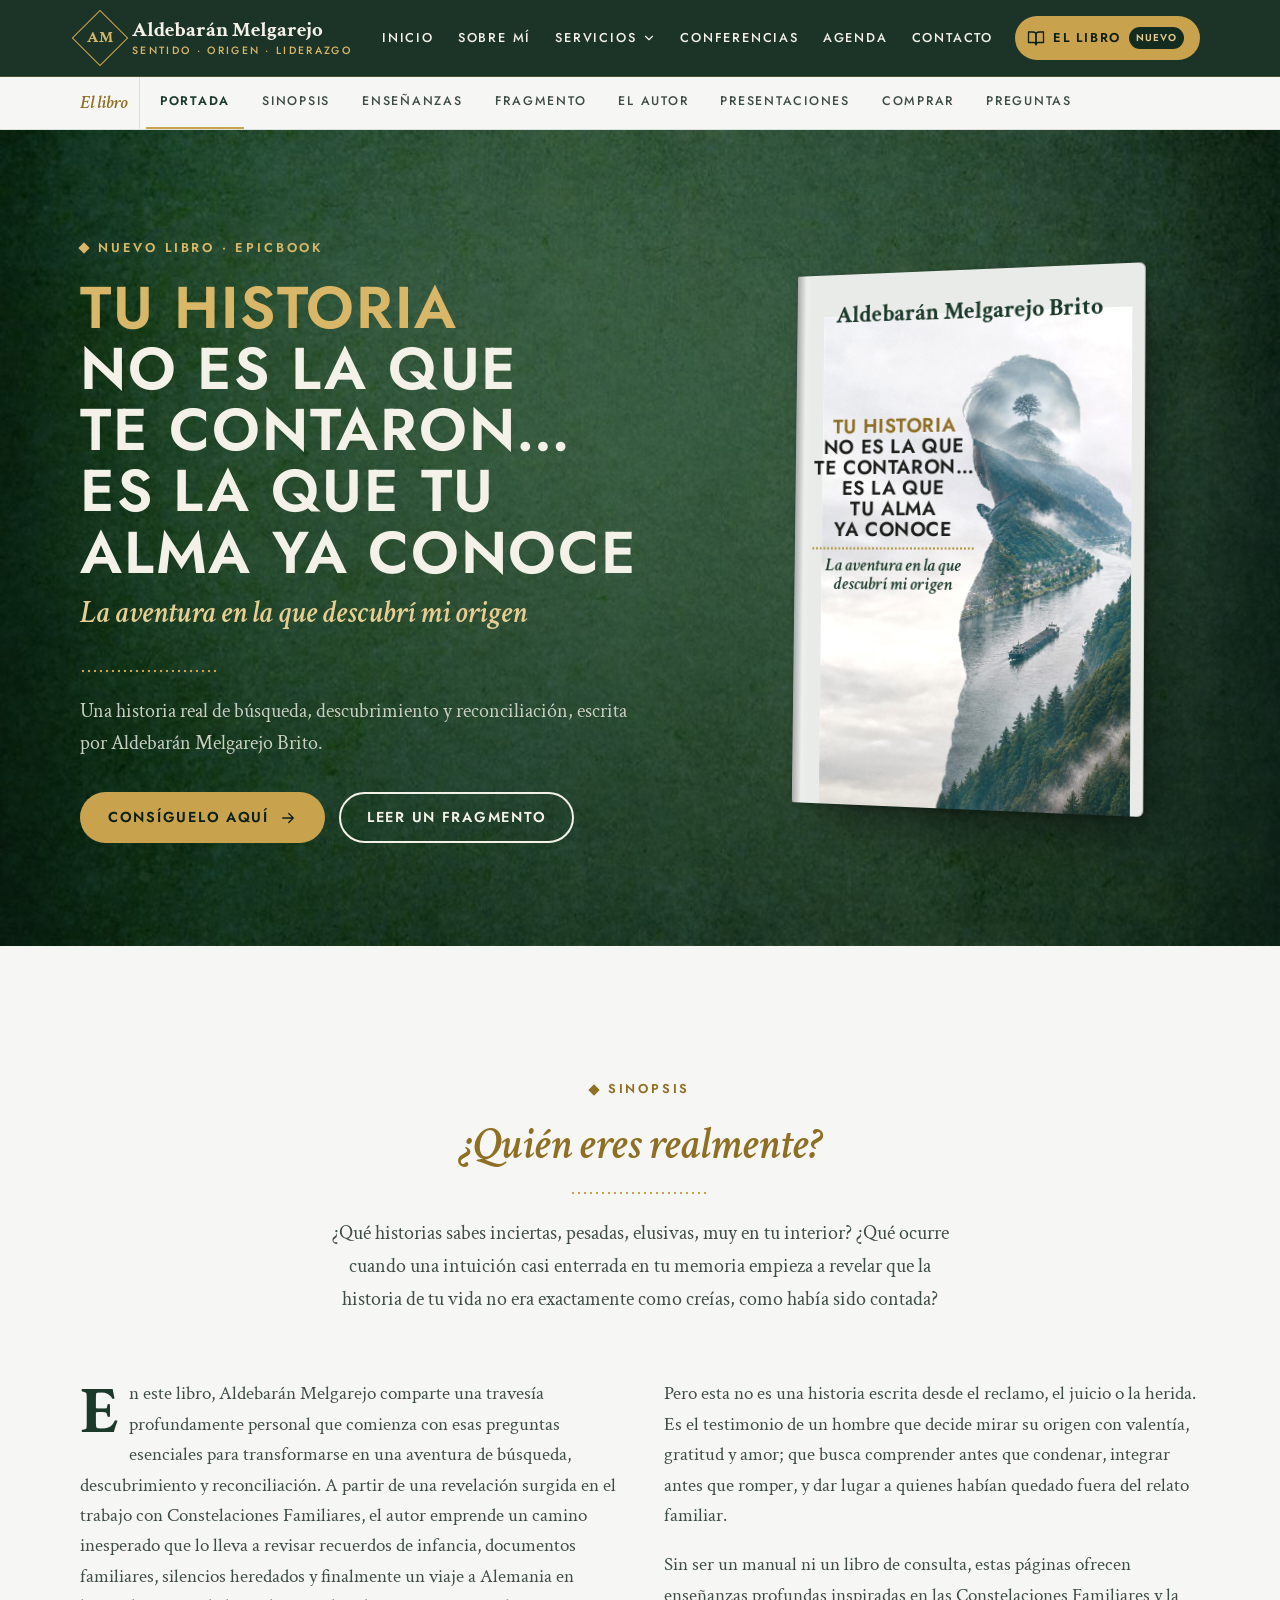
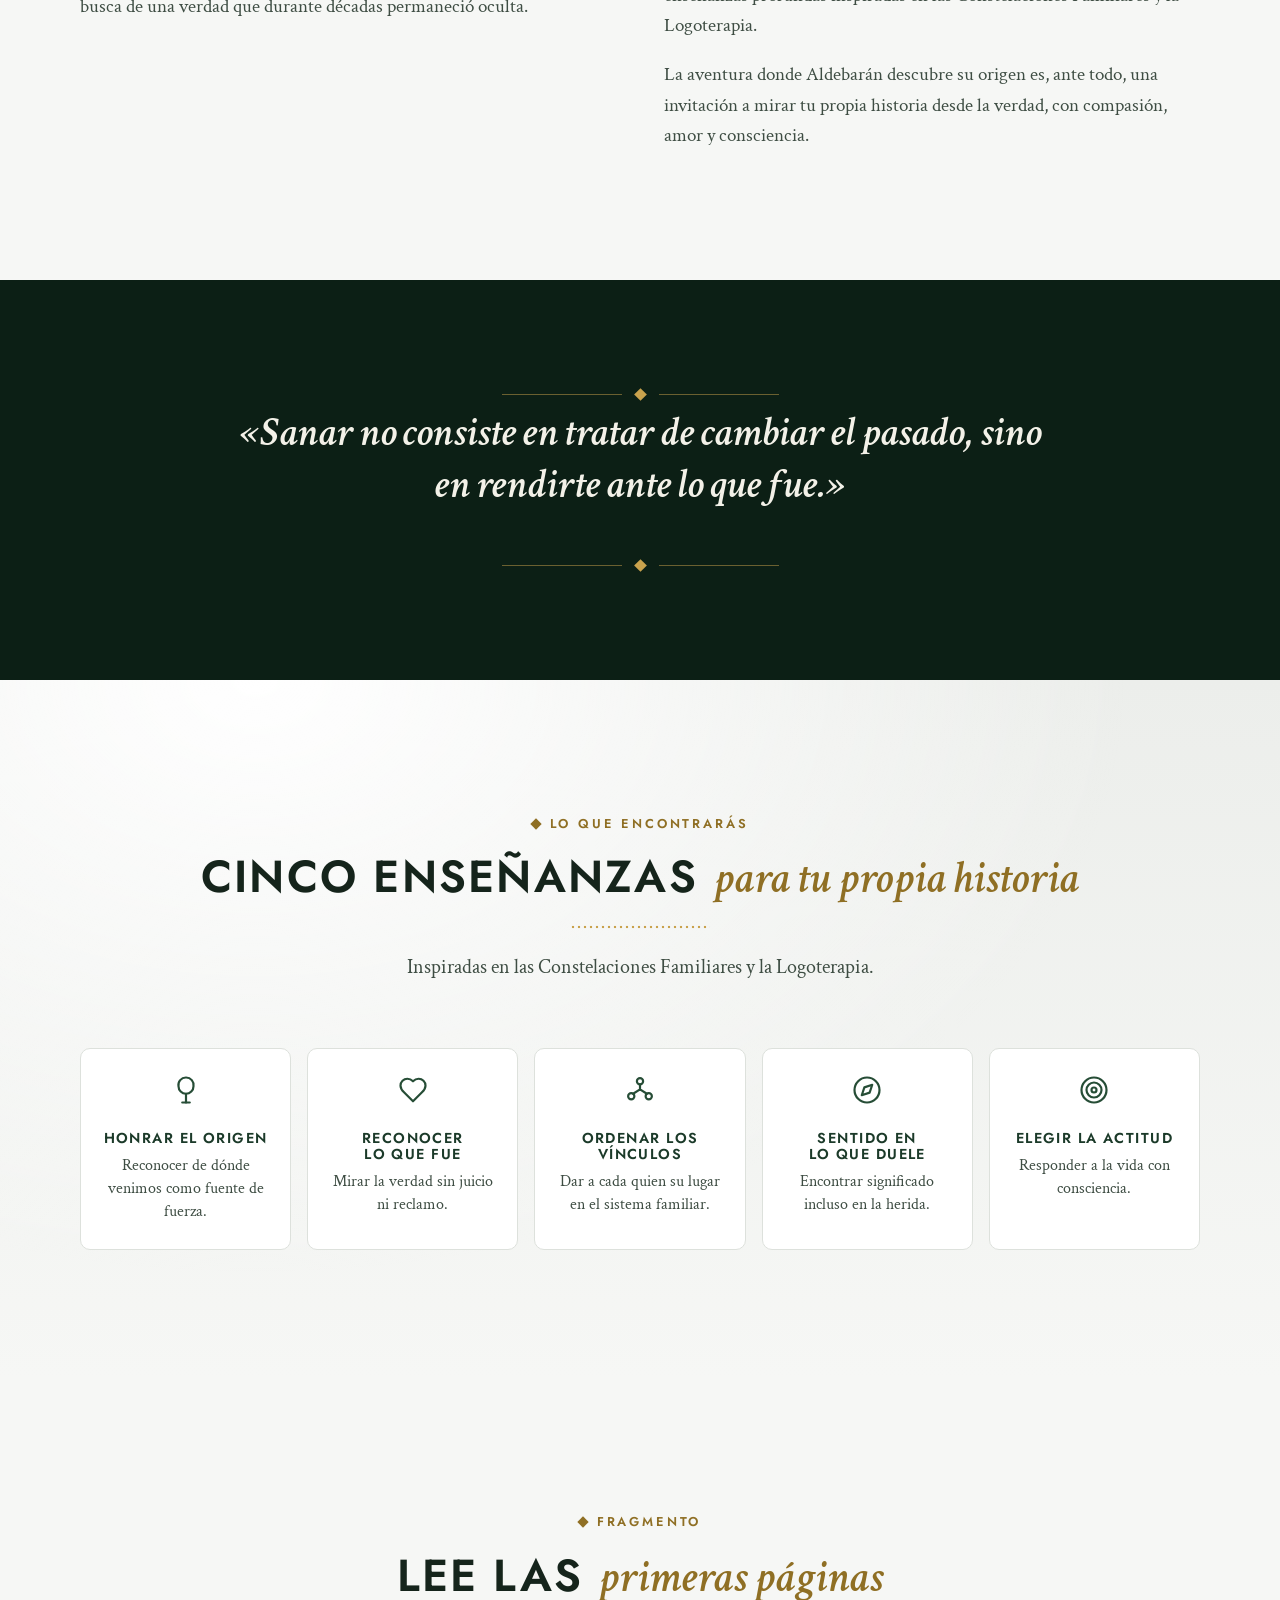
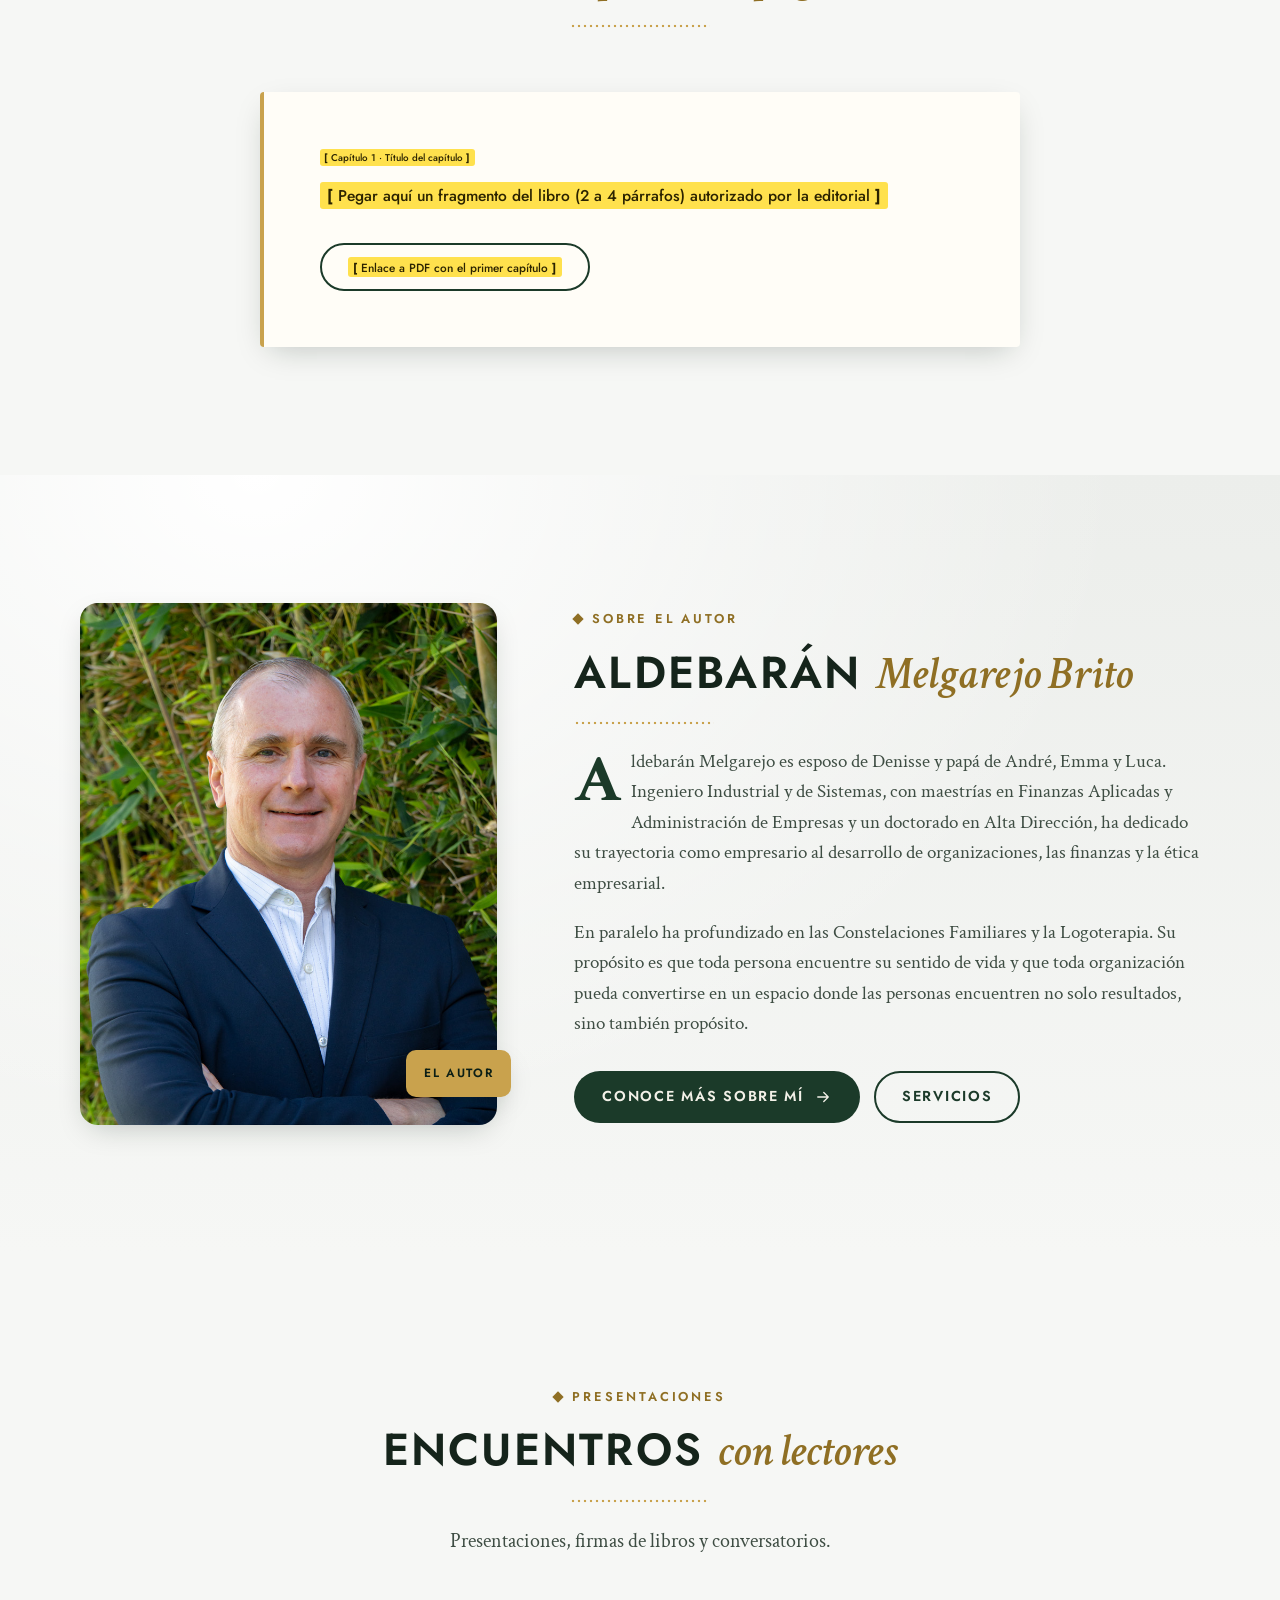
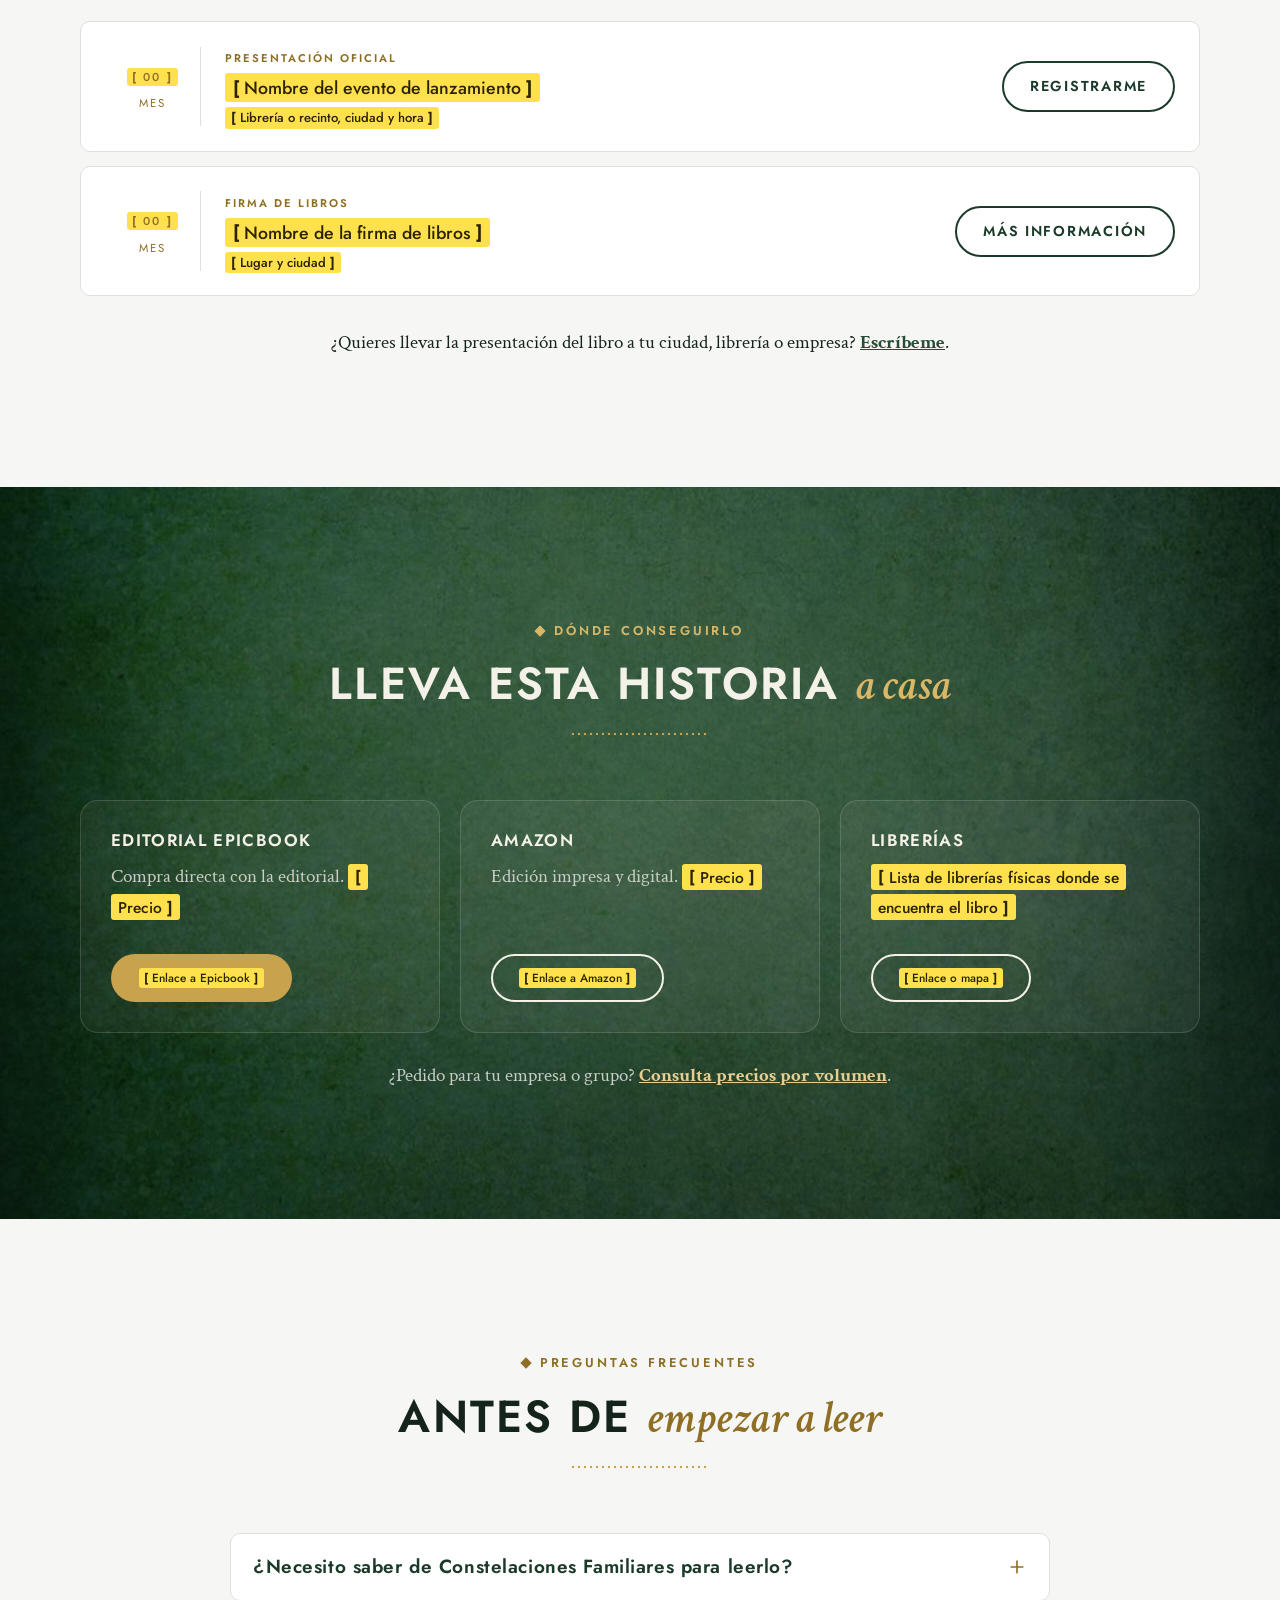
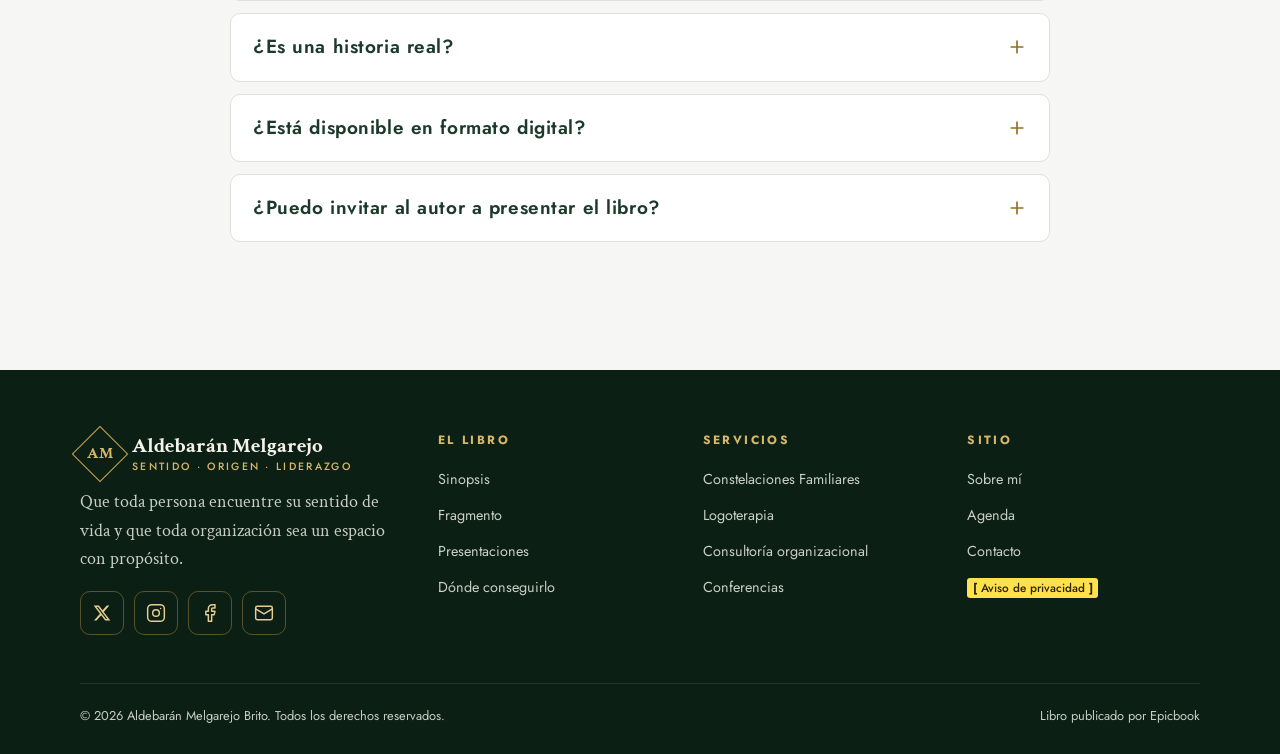
<file: libro.html>
<!doctype html>
<html lang="es" class="no-js">
<head>
  <meta charset="utf-8">
  <meta name="viewport" content="width=device-width, initial-scale=1">
  <title>Tu historia no es la que te contaron… | Aldebarán Melgarejo</title>
  <meta name="description" content="«Tu historia no es la que te contaron… es la que tu alma ya conoce. La aventura en la que descubrí mi origen», el nuevo libro de Aldebarán Melgarejo Brito (Epicbook).">
  <meta name="theme-color" content="#132c1f">
  <link rel="preconnect" href="https://fonts.googleapis.com">
  <link rel="preconnect" href="https://fonts.gstatic.com" crossorigin>
  <link href="https://fonts.googleapis.com/css2?family=Crimson+Text:ital,wght@0,400;0,600;0,700;1,400;1,600&family=Jost:wght@400;500;600&display=swap" rel="stylesheet">
  <link rel="stylesheet" href="css/styles.css">
</head>
<body>

<!-- Iconos (estilo Lucide, trazo 1.75) -->
<svg width="0" height="0" style="position:absolute" aria-hidden="true">
  <defs>
    <symbol id="i-arrow" viewBox="0 0 24 24" fill="none" stroke="currentColor" stroke-width="1.75" stroke-linecap="round" stroke-linejoin="round"><path d="M5 12h14M13 6l6 6-6 6"/></symbol>
    <symbol id="i-chev" viewBox="0 0 24 24" fill="none" stroke="currentColor" stroke-width="2" stroke-linecap="round" stroke-linejoin="round"><path d="m6 9 6 6 6-6"/></symbol>
    <symbol id="i-book" viewBox="0 0 24 24" fill="none" stroke="currentColor" stroke-width="1.75" stroke-linecap="round" stroke-linejoin="round"><path d="M2 4h6a4 4 0 0 1 4 4v13a3 3 0 0 0-3-3H2z"/><path d="M22 4h-6a4 4 0 0 0-4 4v13a3 3 0 0 1 3-3h7z"/></symbol>
    <symbol id="i-menu" viewBox="0 0 24 24" fill="none" stroke="currentColor" stroke-width="1.75" stroke-linecap="round"><path d="M4 7h16M4 12h16M4 17h16"/></symbol>
    <symbol id="i-family" viewBox="0 0 24 24" fill="none" stroke="currentColor" stroke-width="1.75" stroke-linecap="round" stroke-linejoin="round"><circle cx="12" cy="5" r="2.5"/><circle cx="5" cy="17" r="2.5"/><circle cx="19" cy="17" r="2.5"/><path d="M12 7.5v4M12 11.5 6.5 15M12 11.5l5.5 3.5"/></symbol>
    <symbol id="i-compass" viewBox="0 0 24 24" fill="none" stroke="currentColor" stroke-width="1.75" stroke-linecap="round" stroke-linejoin="round"><circle cx="12" cy="12" r="10"/><path d="m16.2 7.8-2.1 6.3-6.3 2.1 2.1-6.3z"/></symbol>
    <symbol id="i-building" viewBox="0 0 24 24" fill="none" stroke="currentColor" stroke-width="1.75" stroke-linecap="round" stroke-linejoin="round"><rect x="4" y="2" width="16" height="20" rx="2"/><path d="M9 22v-4h6v4M8 6h.01M12 6h.01M16 6h.01M8 10h.01M12 10h.01M16 10h.01M8 14h.01M12 14h.01M16 14h.01"/></symbol>
    <symbol id="i-target" viewBox="0 0 24 24" fill="none" stroke="currentColor" stroke-width="1.75" stroke-linecap="round" stroke-linejoin="round"><circle cx="12" cy="12" r="10"/><circle cx="12" cy="12" r="6"/><circle cx="12" cy="12" r="2"/></symbol>
    <symbol id="i-trend" viewBox="0 0 24 24" fill="none" stroke="currentColor" stroke-width="1.75" stroke-linecap="round" stroke-linejoin="round"><path d="m22 7-8.5 8.5-5-5L2 17"/><path d="M16 7h6v6"/></symbol>
    <symbol id="i-mic" viewBox="0 0 24 24" fill="none" stroke="currentColor" stroke-width="1.75" stroke-linecap="round" stroke-linejoin="round"><rect x="9" y="2" width="6" height="12" rx="3"/><path d="M19 10v1a7 7 0 0 1-14 0v-1M12 18v4M8 22h8"/></symbol>
    <symbol id="i-users" viewBox="0 0 24 24" fill="none" stroke="currentColor" stroke-width="1.75" stroke-linecap="round" stroke-linejoin="round"><path d="M16 21v-2a4 4 0 0 0-4-4H6a4 4 0 0 0-4 4v2"/><circle cx="9" cy="7" r="4"/><path d="M22 21v-2a4 4 0 0 0-3-3.87M16 3.13a4 4 0 0 1 0 7.75"/></symbol>
    <symbol id="i-pin" viewBox="0 0 24 24" fill="none" stroke="currentColor" stroke-width="1.75" stroke-linecap="round" stroke-linejoin="round"><path d="M20 10c0 6-8 12-8 12s-8-6-8-12a8 8 0 0 1 16 0z"/><circle cx="12" cy="10" r="3"/></symbol>
    <symbol id="i-globe" viewBox="0 0 24 24" fill="none" stroke="currentColor" stroke-width="1.75" stroke-linecap="round" stroke-linejoin="round"><circle cx="12" cy="12" r="10"/><path d="M2 12h20M12 2a15.3 15.3 0 0 1 4 10 15.3 15.3 0 0 1-4 10 15.3 15.3 0 0 1-4-10 15.3 15.3 0 0 1 4-10z"/></symbol>
    <symbol id="i-play" viewBox="0 0 24 24" fill="currentColor"><path d="M7 4v16l13-8z"/></symbol>
    <symbol id="i-mail" viewBox="0 0 24 24" fill="none" stroke="currentColor" stroke-width="1.75" stroke-linecap="round" stroke-linejoin="round"><rect x="2" y="4" width="20" height="16" rx="2"/><path d="m22 7-10 6L2 7"/></symbol>
    <symbol id="i-x" viewBox="0 0 24 24" fill="currentColor"><path d="M17.75 3h3.07l-6.7 7.66L22 21h-6.17l-4.83-6.32L5.47 21H2.4l7.17-8.2L2 3h6.33l4.37 5.77zm-1.08 16.18h1.7L7.4 4.73H5.57z"/></symbol>
    <symbol id="i-ig" viewBox="0 0 24 24" fill="none" stroke="currentColor" stroke-width="1.75" stroke-linecap="round" stroke-linejoin="round"><rect x="2" y="2" width="20" height="20" rx="5"/><circle cx="12" cy="12" r="4"/><path d="M17.5 6.5h.01"/></symbol>
    <symbol id="i-fb" viewBox="0 0 24 24" fill="none" stroke="currentColor" stroke-width="1.75" stroke-linecap="round" stroke-linejoin="round"><path d="M18 2h-3a5 5 0 0 0-5 5v3H7v4h3v8h4v-8h3l1-4h-4V7a1 1 0 0 1 1-1h3z"/></symbol>
    <symbol id="i-grad" viewBox="0 0 24 24" fill="none" stroke="currentColor" stroke-width="1.75" stroke-linecap="round" stroke-linejoin="round"><path d="M22 10 12 5 2 10l10 5z"/><path d="M6 12v5c3 3 9 3 12 0v-5"/></symbol>
    <symbol id="i-briefcase" viewBox="0 0 24 24" fill="none" stroke="currentColor" stroke-width="1.75" stroke-linecap="round" stroke-linejoin="round"><rect x="2" y="7" width="20" height="14" rx="2"/><path d="M16 21V5a2 2 0 0 0-2-2h-4a2 2 0 0 0-2 2v16"/></symbol>
    <symbol id="i-heart" viewBox="0 0 24 24" fill="none" stroke="currentColor" stroke-width="1.75" stroke-linecap="round" stroke-linejoin="round"><path d="M19 14c1.49-1.46 3-3.21 3-5.5A5.5 5.5 0 0 0 16.5 3c-1.76 0-3 .5-4.5 2-1.5-1.5-2.74-2-4.5-2A5.5 5.5 0 0 0 2 8.5c0 2.3 1.5 4.05 3 5.5l7 7z"/></symbol>
    <symbol id="i-calendar" viewBox="0 0 24 24" fill="none" stroke="currentColor" stroke-width="1.75" stroke-linecap="round" stroke-linejoin="round"><rect x="3" y="4" width="18" height="18" rx="2"/><path d="M16 2v4M8 2v4M3 10h18"/></symbol>
    <symbol id="i-up" viewBox="0 0 24 24" fill="none" stroke="currentColor" stroke-width="2" stroke-linecap="round" stroke-linejoin="round"><path d="m18 15-6-6-6 6"/></symbol>
    <symbol id="i-tree" viewBox="0 0 24 24" fill="none" stroke="currentColor" stroke-width="1.75" stroke-linecap="round" stroke-linejoin="round"><path d="M12 22v-7"/><path d="M12 15a6 6 0 0 0 6-6 6 6 0 0 0-6-7 6 6 0 0 0-6 7 6 6 0 0 0 6 6z"/><path d="M9 22h6"/></symbol>
  </defs>
</svg>

<a class="skip-link" href="#main">Saltar al contenido</a>

<header class="site-header">
  <div class="container nav">
    <a href="index.html" class="brand" aria-label="Aldebarán Melgarejo, inicio">
      <span class="brand-mark" aria-hidden="true"><span>AM</span></span>
      <span class="brand-name">Aldebarán Melgarejo<small>Sentido · Origen · Liderazgo</small></span>
    </a>

    <button class="menu-toggle" aria-expanded="false" aria-controls="nav-menu" aria-label="Abrir menú">
      <svg aria-hidden="true"><use href="#i-menu"/></svg>
    </button>

    <nav class="nav-menu" id="nav-menu" aria-label="Principal">
      <ul class="nav-list">
        <li><a class="nav-link" href="index.html">Inicio</a></li>
        <li><a class="nav-link" href="index.html#sobre-mi">Sobre mí</a></li>
        <li class="has-dropdown">
          <button class="nav-link" aria-expanded="false" aria-controls="dd-servicios">Servicios <svg class="chev" aria-hidden="true"><use href="#i-chev"/></svg></button>
          <ul class="dropdown" id="dd-servicios">
            <li><a href="index.html#servicios"><svg class="dd-ico" aria-hidden="true"><use href="#i-family"/></svg><div><strong>Constelaciones Familiares</strong><span>Sesiones individuales y grupales</span></div></a></li>
            <li><a href="index.html#servicios"><svg class="dd-ico" aria-hidden="true"><use href="#i-compass"/></svg><div><strong>Logoterapia</strong><span>Acompañamiento en la búsqueda de sentido</span></div></a></li>
            <li><a href="index.html#servicios"><svg class="dd-ico" aria-hidden="true"><use href="#i-building"/></svg><div><strong>Consultoría organizacional</strong><span>Ética, cultura y propósito</span></div></a></li>
            <li><a href="index.html#servicios"><svg class="dd-ico" aria-hidden="true"><use href="#i-target"/></svg><div><strong>Liderazgo y decisiones</strong><span>Mentoría para directivos</span></div></a></li>
          </ul>
        </li>
        <li><a class="nav-link" href="index.html#conferencias">Conferencias</a></li>
        <li><a class="nav-link" href="index.html#agenda">Agenda</a></li>
        <li><a class="nav-link" href="index.html#contacto">Contacto</a></li>
        <li class="has-dropdown book-item">
          <button class="nav-book" aria-expanded="false" aria-controls="dd-libro" aria-current="page">
            <svg aria-hidden="true"><use href="#i-book"/></svg> El libro <span class="badge">Nuevo</span>
          </button>
          <ul class="dropdown" id="dd-libro">
            <li><a href="#sinopsis"><svg class="dd-ico" aria-hidden="true"><use href="#i-book"/></svg><div><strong>Sinopsis</strong><span>¿Quién eres realmente?</span></div></a></li>
            <li><a href="#fragmento"><svg class="dd-ico" aria-hidden="true"><use href="#i-tree"/></svg><div><strong>Lee un fragmento</strong><span>Las primeras páginas</span></div></a></li>
            <li><a href="#presentaciones"><svg class="dd-ico" aria-hidden="true"><use href="#i-calendar"/></svg><div><strong>Presentaciones</strong><span>Firmas y encuentros con lectores</span></div></a></li>
            <li><a href="#comprar"><svg class="dd-ico" aria-hidden="true"><use href="#i-arrow"/></svg><div><strong>Dónde conseguirlo</strong><span>Librerías y tiendas en línea</span></div></a></li>
          </ul>
        </li>
      </ul>
    </nav>
  </div>
</header>

<!-- Menú específico del libro -->
<nav class="book-subnav" aria-label="Secciones del libro">
  <div class="container bar">
    <span class="label">El libro</span>
    <ul>
      <li><a href="#portada">Portada</a></li>
      <li><a href="#sinopsis">Sinopsis</a></li>
      <li><a href="#ensenanzas">Enseñanzas</a></li>
      <li><a href="#fragmento">Fragmento</a></li>
      <li><a href="#autor">El autor</a></li>
      <li><a href="#presentaciones">Presentaciones</a></li>
      <li><a href="#comprar">Comprar</a></li>
      <li><a href="#preguntas">Preguntas</a></li>
    </ul>
  </div>
</nav>

<main id="main">

  <!-- ================= PORTADA ================= -->
  <section class="book-hero bg-green on-dark" id="portada" aria-labelledby="lb-title">
    <div class="container book-hero-grid">
      <div class="reveal">
        <span class="eyebrow">Nuevo libro · Epicbook</span>
        <h1 id="lb-title"><b>Tu historia</b> no es la que te contaron… es la que tu alma ya conoce</h1>
        <p class="subtitle">La aventura en la que descubrí mi origen</p>
        <div class="gold-rule" aria-hidden="true"></div>
        <p class="lead">Una historia real de búsqueda, descubrimiento y reconciliación, escrita por Aldebarán Melgarejo Brito.</p>
        <div class="btn-row">
          <a class="btn btn-gold" href="#comprar">Consíguelo aquí <svg aria-hidden="true"><use href="#i-arrow"/></svg></a>
          <a class="btn btn-outline" href="#fragmento">Leer un fragmento</a>
        </div>
      </div>
      <div class="book-3d reveal">
        <div class="book-cover" role="img" aria-label="Portada del libro: silueta de un hombre que contiene un paisaje de montañas, un árbol y un río con un barco entre la niebla">
          <span class="bc-author">Aldebarán Melgarejo Brito</span>
          <span class="bc-title" aria-hidden="true"><b>Tu historia</b><span class="l">no es la que</span><span class="l">te contaron…</span><span class="l">es la que</span><span class="l">tu alma</span><span class="l">ya conoce</span><span class="bc-rule"></span><span class="bc-sub">La aventura en la que descubrí mi origen</span></span>
        </div>
      </div>
    </div>
  </section>

  <!-- ================= SINOPSIS ================= -->
  <section id="sinopsis" aria-labelledby="sin-title">
    <div class="container">
      <div class="section-head center reveal">
        <span class="eyebrow">Sinopsis</span>
        <h2 class="h2" id="sin-title"><em>¿Quién eres realmente?</em></h2>
        <div class="gold-rule" aria-hidden="true"></div>
        <p class="lead">¿Qué historias sabes inciertas, pesadas, elusivas, muy en tu interior? ¿Qué ocurre cuando una intuición casi enterrada en tu memoria empieza a revelar que la historia de tu vida no era exactamente como creías, como había sido contada?</p>
      </div>
      <div class="synopsis reveal">
        <p>En este libro, Aldebarán Melgarejo comparte una travesía profundamente personal que comienza con esas preguntas esenciales para transformarse en una aventura de búsqueda, descubrimiento y reconciliación. A partir de una revelación surgida en el trabajo con Constelaciones Familiares, el autor emprende un camino inesperado que lo lleva a revisar recuerdos de infancia, documentos familiares, silencios heredados y finalmente un viaje a Alemania en busca de una verdad que durante décadas permaneció oculta.</p>
        <p>Pero esta no es una historia escrita desde el reclamo, el juicio o la herida. Es el testimonio de un hombre que decide mirar su origen con valentía, gratitud y amor; que busca comprender antes que condenar, integrar antes que romper, y dar lugar a quienes habían quedado fuera del relato familiar.</p>
        <p>Sin ser un manual ni un libro de consulta, estas páginas ofrecen enseñanzas profundas inspiradas en las Constelaciones Familiares y la Logoterapia.</p>
        <p>La aventura donde Aldebarán descubre su origen es, ante todo, una invitación a mirar tu propia historia desde la verdad, con compasión, amor y consciencia.</p>
      </div>
    </div>
  </section>

  <!-- ================= CITA ================= -->
  <section class="bg-deep on-dark" style="padding-block: clamp(64px, 8vw, 104px)" aria-label="Cita del libro">
    <div class="container big-quote reveal">
      <div class="diamond-sep" aria-hidden="true"><i></i></div>
      <p>«Sanar no consiste en tratar de cambiar el pasado, sino en rendirte ante lo que fue.»</p>
      <div class="diamond-sep" aria-hidden="true"><i></i></div>
    </div>
  </section>

  <!-- ================= ENSEÑANZAS ================= -->
  <section class="bg-mist" id="ensenanzas" aria-labelledby="ens-title">
    <div class="container">
      <div class="section-head center reveal">
        <span class="eyebrow">Lo que encontrarás</span>
        <h2 class="h2" id="ens-title">Cinco enseñanzas <em>para tu propia historia</em></h2>
        <div class="gold-rule" aria-hidden="true"></div>
        <p class="lead">Inspiradas en las Constelaciones Familiares y la Logoterapia.</p>
      </div>
      <div class="themes">
        <article class="theme reveal"><svg aria-hidden="true"><use href="#i-tree"/></svg><h3>Honrar el origen</h3><p>Reconocer de dónde venimos como fuente de fuerza.</p></article>
        <article class="theme reveal"><svg aria-hidden="true"><use href="#i-heart"/></svg><h3>Reconocer lo que fue</h3><p>Mirar la verdad sin juicio ni reclamo.</p></article>
        <article class="theme reveal"><svg aria-hidden="true"><use href="#i-family"/></svg><h3>Ordenar los vínculos</h3><p>Dar a cada quien su lugar en el sistema familiar.</p></article>
        <article class="theme reveal"><svg aria-hidden="true"><use href="#i-compass"/></svg><h3>Sentido en lo que duele</h3><p>Encontrar significado incluso en la herida.</p></article>
        <article class="theme reveal"><svg aria-hidden="true"><use href="#i-target"/></svg><h3>Elegir la actitud</h3><p>Responder a la vida con consciencia.</p></article>
      </div>
    </div>
  </section>

  <!-- ================= FRAGMENTO ================= -->
  <section id="fragmento" aria-labelledby="frag-title">
    <div class="container">
      <div class="section-head center reveal">
        <span class="eyebrow">Fragmento</span>
        <h2 class="h2" id="frag-title">Lee las <em>primeras páginas</em></h2>
        <div class="gold-rule" aria-hidden="true"></div>
      </div>
      <article class="excerpt reveal">
        <p class="chapter"><span class="ph">Capítulo 1 · Título del capítulo</span></p>
        <p><span class="ph">Pegar aquí un fragmento del libro (2 a 4 párrafos) autorizado por la editorial</span></p>
        <div class="btn-row">
          <a class="btn btn-outline" href="#"><span class="ph">Enlace a PDF con el primer capítulo</span></a>
        </div>
      </article>
    </div>
  </section>

  <!-- ================= AUTOR ================= -->
  <section class="bg-mist" id="autor" aria-labelledby="autor-title">
    <div class="container about-grid">
      <div class="about-photo reveal">
        <img src="assets/aldebaran-melgarejo.jpg" width="821" height="978" loading="lazy" alt="Retrato de Aldebarán Melgarejo">
        <span class="sticker">El autor</span>
      </div>
      <div class="about-text reveal">
        <span class="eyebrow">Sobre el autor</span>
        <h2 class="h2" id="autor-title">Aldebarán <em>Melgarejo Brito</em></h2>
        <div class="gold-rule" aria-hidden="true"></div>
        <p>Aldebarán Melgarejo es esposo de Denisse y papá de André, Emma y Luca. Ingeniero Industrial y de Sistemas, con maestrías en Finanzas Aplicadas y Administración de Empresas y un doctorado en Alta Dirección, ha dedicado su trayectoria como empresario al desarrollo de organizaciones, las finanzas y la ética empresarial.</p>
        <p>En paralelo ha profundizado en las Constelaciones Familiares y la Logoterapia. Su propósito es que toda persona encuentre su sentido de vida y que toda organización pueda convertirse en un espacio donde las personas encuentren no solo resultados, sino también propósito.</p>
        <div class="btn-row">
          <a class="btn btn-green" href="index.html#sobre-mi">Conoce más sobre mí <svg aria-hidden="true"><use href="#i-arrow"/></svg></a>
          <a class="btn btn-outline" href="index.html#servicios">Servicios</a>
        </div>
      </div>
    </div>
  </section>

  <!-- ================= PRESENTACIONES ================= -->
  <section id="presentaciones" aria-labelledby="pres-title">
    <div class="container">
      <div class="section-head center reveal">
        <span class="eyebrow">Presentaciones</span>
        <h2 class="h2" id="pres-title">Encuentros <em>con lectores</em></h2>
        <div class="gold-rule" aria-hidden="true"></div>
        <p class="lead">Presentaciones, firmas de libros y conversatorios.</p>
      </div>
      <div class="events">
        <article class="event reveal">
          <div class="date"><b><span class="ph">00</span></b><span>Mes</span></div>
          <div>
            <span class="type">Presentación oficial</span>
            <h3><span class="ph">Nombre del evento de lanzamiento</span></h3>
            <p class="where"><span class="ph">Librería o recinto, ciudad y hora</span></p>
          </div>
          <a class="btn btn-outline" href="index.html#contacto">Registrarme</a>
        </article>
        <article class="event reveal">
          <div class="date"><b><span class="ph">00</span></b><span>Mes</span></div>
          <div>
            <span class="type">Firma de libros</span>
            <h3><span class="ph">Nombre de la firma de libros</span></h3>
            <p class="where"><span class="ph">Lugar y ciudad</span></p>
          </div>
          <a class="btn btn-outline" href="index.html#contacto">Más información</a>
        </article>
      </div>
      <p class="center reveal" style="margin-top:32px">¿Quieres llevar la presentación del libro a tu ciudad, librería o empresa? <a href="index.html#contacto" style="color:var(--green-700);font-weight:700">Escríbeme</a>.</p>
    </div>
  </section>

  <!-- ================= COMPRAR ================= -->
  <section class="bg-green on-dark" id="comprar" aria-labelledby="buy-title">
    <div class="container">
      <div class="section-head center reveal">
        <span class="eyebrow">Dónde conseguirlo</span>
        <h2 class="h2" id="buy-title">Lleva esta historia <em>a casa</em></h2>
        <div class="gold-rule" aria-hidden="true"></div>
      </div>
      <div class="buy-grid">
        <article class="buy-card reveal">
          <h3>Editorial Epicbook</h3>
          <p>Compra directa con la editorial. <span class="ph">Precio</span></p>
          <a class="btn btn-gold" href="#"><span class="ph">Enlace a Epicbook</span></a>
        </article>
        <article class="buy-card reveal">
          <h3>Amazon</h3>
          <p>Edición impresa y digital. <span class="ph">Precio</span></p>
          <a class="btn btn-outline" href="#"><span class="ph">Enlace a Amazon</span></a>
        </article>
        <article class="buy-card reveal">
          <h3>Librerías</h3>
          <p><span class="ph">Lista de librerías físicas donde se encuentra el libro</span></p>
          <a class="btn btn-outline" href="#"><span class="ph">Enlace o mapa</span></a>
        </article>
      </div>
      <p class="center reveal" style="margin-top:28px;color:var(--on-dark-muted)">¿Pedido para tu empresa o grupo? <a href="index.html#contacto" style="color:var(--gold-300);font-weight:700">Consulta precios por volumen</a>.</p>
    </div>
  </section>

  <!-- ================= PREGUNTAS ================= -->
  <section id="preguntas" aria-labelledby="faq-title">
    <div class="container">
      <div class="section-head center reveal">
        <span class="eyebrow">Preguntas frecuentes</span>
        <h2 class="h2" id="faq-title">Antes de <em>empezar a leer</em></h2>
        <div class="gold-rule" aria-hidden="true"></div>
      </div>
      <div class="faq reveal">
        <details>
          <summary>¿Necesito saber de Constelaciones Familiares para leerlo? <svg aria-hidden="true" viewBox="0 0 24 24" fill="none" stroke="currentColor" stroke-width="2" stroke-linecap="round"><path d="M12 5v14M5 12h14"/></svg></summary>
          <div class="answer">No. El libro no es un manual ni un libro de consulta: es una historia real. Las enseñanzas de las Constelaciones Familiares y la Logoterapia aparecen a lo largo del relato de forma natural.</div>
        </details>
        <details>
          <summary>¿Es una historia real? <svg aria-hidden="true" viewBox="0 0 24 24" fill="none" stroke="currentColor" stroke-width="2" stroke-linecap="round"><path d="M12 5v14M5 12h14"/></svg></summary>
          <div class="answer">Sí. Es el testimonio del propio autor: la búsqueda de una verdad sobre su origen que lo llevó a revisar documentos familiares y viajar hasta Alemania.</div>
        </details>
        <details>
          <summary>¿Está disponible en formato digital? <svg aria-hidden="true" viewBox="0 0 24 24" fill="none" stroke="currentColor" stroke-width="2" stroke-linecap="round"><path d="M12 5v14M5 12h14"/></svg></summary>
          <div class="answer"><span class="ph">Confirmar formatos disponibles: impreso, e-book, audiolibro</span></div>
        </details>
        <details>
          <summary>¿Puedo invitar al autor a presentar el libro? <svg aria-hidden="true" viewBox="0 0 24 24" fill="none" stroke="currentColor" stroke-width="2" stroke-linecap="round"><path d="M12 5v14M5 12h14"/></svg></summary>
          <div class="answer">Sí. Aldebarán presenta el libro en librerías, universidades, empresas y grupos de lectura. <a href="index.html#contacto">Escríbele aquí</a>.</div>
        </details>
      </div>
    </div>
  </section>

</main>

<footer class="site-footer">
  <div class="container">
    <div class="footer-grid">
      <div class="footer-brand">
        <a href="index.html" class="brand" aria-label="Aldebarán Melgarejo, inicio">
          <span class="brand-mark" aria-hidden="true"><span>AM</span></span>
          <span class="brand-name" style="color:var(--on-dark)">Aldebarán Melgarejo<small>Sentido · Origen · Liderazgo</small></span>
        </a>
        <p>Que toda persona encuentre su sentido de vida y que toda organización sea un espacio con propósito.</p>
        <div class="socials">
          <a href="https://x.com/Aldebaran_M" target="_blank" rel="noopener" aria-label="X (Twitter)"><svg aria-hidden="true"><use href="#i-x"/></svg></a>
          <a href="https://www.instagram.com/aldebaranmelgarejo" target="_blank" rel="noopener" aria-label="Instagram"><svg aria-hidden="true"><use href="#i-ig"/></svg></a>
          <a href="#" aria-label="Facebook"><svg aria-hidden="true"><use href="#i-fb"/></svg></a>
          <a href="mailto:aldebaran.melgarejo@gmail.com" aria-label="Correo electrónico"><svg aria-hidden="true"><use href="#i-mail"/></svg></a>
        </div>
      </div>
      <div>
        <h4>El libro</h4>
        <ul>
          <li><a href="#sinopsis">Sinopsis</a></li>
          <li><a href="#fragmento">Fragmento</a></li>
          <li><a href="#presentaciones">Presentaciones</a></li>
          <li><a href="#comprar">Dónde conseguirlo</a></li>
        </ul>
      </div>
      <div>
        <h4>Servicios</h4>
        <ul>
          <li><a href="index.html#servicios">Constelaciones Familiares</a></li>
          <li><a href="index.html#servicios">Logoterapia</a></li>
          <li><a href="index.html#servicios">Consultoría organizacional</a></li>
          <li><a href="index.html#conferencias">Conferencias</a></li>
        </ul>
      </div>
      <div>
        <h4>Sitio</h4>
        <ul>
          <li><a href="index.html#sobre-mi">Sobre mí</a></li>
          <li><a href="index.html#agenda">Agenda</a></li>
          <li><a href="index.html#contacto">Contacto</a></li>
          <li><a href="#"><span class="ph">Aviso de privacidad</span></a></li>
        </ul>
      </div>
    </div>
    <div class="footer-bottom">
      <span>© <span data-year>2026</span> Aldebarán Melgarejo Brito. Todos los derechos reservados.</span>
      <span>Libro publicado por Epicbook</span>
    </div>
  </div>
</footer>

<button class="to-top" aria-label="Volver arriba"><svg aria-hidden="true"><use href="#i-up"/></svg></button>

<script src="js/main.js" defer></script>
</body>
</html>
</file>
<file: css/styles.css>
/* ==========================================================
   Aldebarán Melgarejo — Sitio personal
   Paleta y tipografía tomadas del libro
   "Tu historia no es la que te contaron… es la que tu alma ya conoce"
   ========================================================== */

:root {
  /* Verdes de la contraportada */
  --green-950: #0c1f15;
  --green-900: #132c1f;
  --green-800: #1b3a29;
  --green-700: #264d36;
  --green-600: #33623f;
  --green-500: #4a7a55;
  /* Dorado del título y los rombos */
  --gold-500: #c9a24d;
  --gold-400: #d8b768;
  --gold-300: #e6cd92;
  --gold-700: #8f6f24;
  /* Niebla de la portada */
  --mist-50: #f6f7f5;
  --mist-100: #eceeeb;
  --mist-200: #dde1dc;
  --mist-400: #a9b1aa;
  --ink: #15241b;
  --ink-soft: #3e4d43;

  --bg: var(--mist-50);
  --surface: #ffffff;
  --text: var(--ink);
  --text-muted: var(--ink-soft);
  --on-dark: #f3f1e8;
  --on-dark-muted: #c9cfc4;

  /* Tipografía:
     Crimson Text = fuente del nombre del autor y subtítulo del libro.
     Jost = sustituto web (Google Fonts) de F37 Jagger, la sans geométrica
     del título en mayúsculas de la portada. */
  --font-serif: "Crimson Text", Georgia, "Times New Roman", serif;
  --font-sans: "Jost", "Futura", "Century Gothic", system-ui, sans-serif;

  --radius-sm: 4px;
  --radius: 10px;
  --radius-lg: 18px;
  --shadow-sm: 0 1px 2px rgb(12 31 21 / .08), 0 2px 8px rgb(12 31 21 / .06);
  --shadow: 0 10px 30px -10px rgb(12 31 21 / .25);
  --shadow-lg: 0 30px 60px -20px rgb(12 31 21 / .45);

  --container: 1200px;
  --gutter: clamp(16px, 4vw, 40px);
  --section-y: clamp(72px, 10vw, 128px);
  --header-h: 76px;

  --ease-out: cubic-bezier(.22, .61, .36, 1);
  --dur-fast: 160ms;
  --dur: 280ms;
  --dur-slow: 700ms;
}

*, *::before, *::after { box-sizing: border-box; }
html { scroll-behavior: smooth; scroll-padding-top: calc(var(--header-h) + 52px); -webkit-text-size-adjust: 100%; }
body {
  margin: 0;
  font-family: var(--font-serif);
  font-size: 1.1875rem; /* 19px: Crimson Text se ve pequeña */
  line-height: 1.6;
  color: var(--text);
  background: var(--bg);
  overflow-x: hidden;
  text-rendering: optimizeLegibility;
}
img { max-width: 100%; display: block; height: auto; }
a { color: inherit; }
button { font: inherit; }
h1, h2, h3, h4 { margin: 0; line-height: 1.12; text-wrap: balance; }
p { margin: 0 0 1em; }
p:last-child { margin-bottom: 0; }

:focus-visible { outline: 3px solid var(--gold-500); outline-offset: 3px; border-radius: 4px; }

.skip-link {
  position: absolute; left: 16px; top: -100px; z-index: 1000;
  background: var(--gold-500); color: var(--green-950);
  padding: 12px 18px; font-family: var(--font-sans); font-weight: 600; text-decoration: none;
  border-radius: var(--radius-sm);
}
.skip-link:focus { top: 12px; }

.container { width: 100%; max-width: var(--container); margin-inline: auto; padding-inline: var(--gutter); }
.sr-only { position: absolute; width: 1px; height: 1px; padding: 0; margin: -1px; overflow: hidden; clip: rect(0 0 0 0); white-space: nowrap; border: 0; }

/* ---------- Marcador de contenido pendiente (corchetes amarillos) ---------- */
.ph {
  display: inline;
  background: #ffe14d;
  color: #2b2300;
  font-family: var(--font-sans);
  font-size: .82em;
  font-weight: 500;
  font-style: normal;
  letter-spacing: 0;
  text-transform: none;
  line-height: 1.5;
  padding: .1em .45em;
  border-radius: 3px;
  box-decoration-break: clone;
  -webkit-box-decoration-break: clone;
}
.ph::before { content: "[ "; font-weight: 700; }
.ph::after { content: " ]"; font-weight: 700; }
.ph-block {
  display: flex; align-items: center; justify-content: center; text-align: center;
  background: repeating-linear-gradient(-45deg, #fff6c2, #fff6c2 12px, #ffef99 12px, #ffef99 24px);
  border: 2px dashed #e0b800;
  color: #2b2300;
  font-family: var(--font-sans); font-size: .95rem; font-weight: 500;
  padding: 24px; border-radius: var(--radius);
}
.ph-block span::before { content: "[ "; font-weight: 700; }
.ph-block span::after { content: " ]"; font-weight: 700; }

/* ---------- Tipos utilitarios ---------- */
.eyebrow {
  display: inline-flex; align-items: center; gap: 10px;
  font-family: var(--font-sans); font-size: .8rem; font-weight: 600;
  letter-spacing: .22em; text-transform: uppercase; color: var(--gold-700);
  margin-bottom: 18px;
}
.eyebrow::before { content: ""; width: 8px; height: 8px; background: currentColor; transform: rotate(45deg); flex: none; }
.on-dark .eyebrow { color: var(--gold-400); }

.display {
  font-family: var(--font-sans); font-weight: 600; text-transform: uppercase;
  letter-spacing: .04em; line-height: 1.05;
  font-size: clamp(2.2rem, 5.2vw, 4.2rem);
}
.h2 {
  font-family: var(--font-sans); font-weight: 600; text-transform: uppercase;
  letter-spacing: .05em; font-size: clamp(1.8rem, 3.6vw, 2.8rem); line-height: 1.1;
}
.h2 em, .display em { font-family: var(--font-serif); font-style: italic; font-weight: 600; text-transform: none; letter-spacing: 0; color: var(--gold-700); }
.on-dark .h2 em, .on-dark .display em { color: var(--gold-400); }
.lead { font-size: clamp(1.2rem, 1.6vw, 1.4rem); color: var(--text-muted); max-width: 62ch; }
.on-dark .lead { color: var(--on-dark-muted); }

/* Regla dorada punteada, como bajo el título de la portada */
.gold-rule {
  width: 140px; height: 4px; margin: 22px 0;
  background-image: radial-gradient(circle, var(--gold-500) 1.2px, transparent 1.6px);
  background-size: 6px 4px; background-repeat: repeat-x;
}
.center .gold-rule { margin-inline: auto; }
.center { text-align: center; }
.center .lead { margin-inline: auto; }

/* ---------- Botones ---------- */
.btn {
  display: inline-flex; align-items: center; justify-content: center; gap: 10px;
  min-height: 48px; padding: 12px 26px;
  font-family: var(--font-sans); font-size: .9rem; font-weight: 600;
  letter-spacing: .12em; text-transform: uppercase; text-decoration: none;
  border: 2px solid transparent; border-radius: 999px; cursor: pointer;
  transition: background-color var(--dur) var(--ease-out), color var(--dur) var(--ease-out),
              border-color var(--dur) var(--ease-out), transform var(--dur-fast) var(--ease-out),
              box-shadow var(--dur) var(--ease-out);
  touch-action: manipulation;
}
.btn svg { width: 18px; height: 18px; flex: none; transition: transform var(--dur) var(--ease-out); }
.btn:hover svg { transform: translateX(3px); }
.btn:active { transform: scale(.97); }
.btn-gold { background: var(--gold-500); color: var(--green-950); }
.btn-gold:hover { background: var(--gold-400); box-shadow: 0 8px 24px -8px rgb(201 162 77 / .7); }
.btn-green { background: var(--green-800); color: var(--on-dark); }
.btn-green:hover { background: var(--green-700); }
.btn-outline { border-color: currentColor; color: var(--green-800); background: transparent; }
.btn-outline:hover { background: var(--green-800); color: var(--on-dark); border-color: var(--green-800); }
.on-dark .btn-outline { color: var(--on-dark); }
.on-dark .btn-outline:hover { background: var(--on-dark); color: var(--green-900); border-color: var(--on-dark); }
.btn-row { display: flex; flex-wrap: wrap; gap: 14px; margin-top: 32px; }
.center .btn-row { justify-content: center; }

/* ---------- Barra superior del libro ---------- */
.book-bar {
  background: var(--gold-500); color: var(--green-950);
  font-family: var(--font-sans); font-size: .85rem; font-weight: 500;
  text-align: center; padding: 10px var(--gutter);
}
.book-bar a { font-weight: 700; text-decoration: underline; text-underline-offset: 3px; white-space: nowrap; }
.book-bar a:hover { text-decoration-thickness: 2px; }

/* ---------- Encabezado / Navegación ---------- */
.site-header {
  position: sticky; top: 0; z-index: 100;
  background: rgb(19 44 31 / .96);
  backdrop-filter: saturate(140%) blur(10px);
  -webkit-backdrop-filter: saturate(140%) blur(10px);
  color: var(--on-dark);
  border-bottom: 1px solid rgb(201 162 77 / .25);
}
.nav { display: flex; align-items: center; justify-content: space-between; gap: 20px; min-height: var(--header-h); }
.brand { display: flex; align-items: center; gap: 12px; text-decoration: none; }
.brand-mark {
  width: 40px; height: 40px; flex: none; display: grid; place-items: center;
  border: 1.5px solid var(--gold-500); transform: rotate(45deg);
}
.brand-mark span { transform: rotate(-45deg); font-family: var(--font-serif); font-weight: 700; color: var(--gold-400); font-size: 1rem; letter-spacing: .02em; }
.brand-name { font-family: var(--font-serif); font-weight: 700; font-size: 1.3rem; line-height: 1; }
.brand-name small { display: block; font-family: var(--font-sans); font-weight: 500; font-size: .66rem; letter-spacing: .22em; text-transform: uppercase; color: var(--gold-400); margin-top: 5px; white-space: nowrap; }

.nav-list { display: flex; align-items: center; gap: 4px; list-style: none; margin: 0; padding: 0; }
.nav-list > li { position: relative; }
.nav-link {
  display: inline-flex; align-items: center; gap: 6px; min-height: 44px; padding: 8px 10px;
  font-family: var(--font-sans); font-size: .8rem; font-weight: 500; letter-spacing: .14em; text-transform: uppercase;
  color: var(--on-dark); text-decoration: none; background: none; border: 0; cursor: pointer; white-space: nowrap;
  border-radius: var(--radius-sm); transition: color var(--dur-fast);
}
.nav-link:hover, .nav-link[aria-current="page"] { color: var(--gold-400); }
.nav-link .chev { width: 14px; height: 14px; transition: transform var(--dur); }

/* Botón destacado del libro */
.nav-book {
  display: inline-flex; align-items: center; gap: 8px; min-height: 44px; padding: 8px 16px 8px 12px;
  font-family: var(--font-sans); font-size: .8rem; font-weight: 600; letter-spacing: .14em; text-transform: uppercase;
  color: var(--green-950); background: var(--gold-500); border: 0; border-radius: 999px; cursor: pointer; text-decoration: none; white-space: nowrap; margin-left: 8px;
  transition: background-color var(--dur-fast);
}
.nav-book:hover, .nav-book[aria-expanded="true"] { background: var(--gold-400); }
.nav-book svg { width: 18px; height: 18px; }
.nav-book .badge {
  font-size: .62rem; letter-spacing: .1em; background: var(--green-900); color: var(--gold-300);
  padding: 3px 7px; border-radius: 999px;
}

/* Submenú (dropdown) */
.dropdown {
  position: absolute; top: calc(100% + 10px); left: 50%; translate: -50% 0;
  min-width: 300px; padding: 10px; list-style: none; margin: 0;
  background: var(--surface); color: var(--text); border-radius: var(--radius);
  box-shadow: var(--shadow-lg); border-top: 3px solid var(--gold-500);
  opacity: 0; visibility: hidden; transform: translateY(-6px);
  transition: opacity var(--dur) var(--ease-out), transform var(--dur) var(--ease-out), visibility 0s linear var(--dur);
}
.has-dropdown.open .dropdown { opacity: 1; visibility: visible; transform: none; transition-delay: 0s; }
.has-dropdown.open .chev { transform: rotate(180deg); }
.dropdown a {
  display: flex; gap: 12px; align-items: flex-start; padding: 10px 12px; border-radius: 8px;
  text-decoration: none; transition: background-color var(--dur-fast);
}
.dropdown a:hover { background: var(--mist-100); }
.dropdown a strong { display: block; font-family: var(--font-sans); font-size: .85rem; font-weight: 600; letter-spacing: .04em; color: var(--green-800); }
.dropdown a span { display: block; font-size: .95rem; color: var(--text-muted); line-height: 1.35; }
.dropdown .dd-ico { width: 20px; height: 20px; flex: none; margin-top: 2px; color: var(--gold-700); }

.menu-toggle {
  display: none; width: 48px; height: 48px; place-items: center;
  background: none; border: 1px solid rgb(243 241 232 / .3); border-radius: var(--radius-sm);
  color: var(--on-dark); cursor: pointer;
}
.menu-toggle svg { width: 24px; height: 24px; }

@media (max-width: 1180px) {
  .menu-toggle { display: grid; }
  .nav-menu {
    position: fixed; inset: var(--header-h) 0 0 0; z-index: 99;
    background: var(--green-900); overflow-y: auto; padding: 24px var(--gutter) 48px;
    opacity: 0; visibility: hidden; transform: translateY(-8px);
    transition: opacity var(--dur) var(--ease-out), transform var(--dur) var(--ease-out), visibility 0s linear var(--dur);
  }
  .nav-menu.open { opacity: 1; visibility: visible; transform: none; transition-delay: 0s; }
  .nav-list { flex-direction: column; align-items: stretch; gap: 2px; }
  .nav-link { width: 100%; justify-content: space-between; font-size: .95rem; padding: 14px 4px; border-bottom: 1px solid rgb(243 241 232 / .1); border-radius: 0; }
  .nav-book { width: 100%; justify-content: center; min-height: 54px; margin: 0 0 14px; }
  .nav-list > li.book-item { order: -1; }
  .dropdown {
    position: static; translate: none; transform: none; min-width: 0; box-shadow: none;
    background: rgb(255 255 255 / .05); color: var(--on-dark); border-top: 0; margin-bottom: 10px;
    display: none; opacity: 1; visibility: visible;
  }
  .has-dropdown.open .dropdown { display: block; }
  .dropdown a:hover { background: rgb(255 255 255 / .06); }
  .dropdown a strong { color: var(--gold-300); }
  .dropdown a span { color: var(--on-dark-muted); }
  .dropdown .dd-ico { color: var(--gold-400); }
  body.menu-open { overflow: hidden; }
}

/* ---------- Secciones ---------- */
section { padding-block: var(--section-y); position: relative; }
.on-dark { color: var(--on-dark); }
.bg-green {
  background-color: var(--green-800);
  background-image:
    radial-gradient(ellipse at 50% 40%, rgb(74 122 85 / .35), transparent 70%),
    linear-gradient(rgb(12 31 21 / .35), rgb(12 31 21 / .55)),
    url("../assets/textura-verde.jpg");
  background-size: cover; background-position: center;
}
.bg-deep { background: var(--green-950); }
.bg-mist {
  background:
    radial-gradient(ellipse at 20% 0%, #ffffff, transparent 60%),
    linear-gradient(180deg, var(--mist-100), var(--mist-50));
}
.section-head { margin-bottom: clamp(40px, 6vw, 64px); }

/* Rombo separador */
.diamond-sep { display: flex; align-items: center; justify-content: center; gap: 14px; color: var(--gold-500); padding-block: 8px; }
.diamond-sep::before, .diamond-sep::after { content: ""; height: 1px; width: min(120px, 20vw); background: currentColor; opacity: .5; }
.diamond-sep i { width: 9px; height: 9px; background: currentColor; transform: rotate(45deg); }

/* ---------- HERO ---------- */
.hero { padding-block: clamp(48px, 7vw, 96px) 0; overflow: hidden; }
.hero-grid { display: grid; grid-template-columns: 1.1fr .9fr; gap: clamp(32px, 5vw, 72px); align-items: end; }
.hero-copy { padding-bottom: clamp(48px, 7vw, 110px); }
.hero-hello { font-family: var(--font-serif); font-style: italic; font-weight: 600; font-size: clamp(1.4rem, 2.2vw, 1.8rem); color: var(--gold-400); margin-bottom: 8px; }
.hero h1 { font-family: var(--font-sans); font-weight: 600; text-transform: uppercase; letter-spacing: .03em; font-size: clamp(2.6rem, 6.4vw, 5.2rem); line-height: .98; }
.hero h1 span { display: block; color: var(--gold-400); }
.hero-creds { display: flex; flex-wrap: wrap; gap: 8px 18px; margin: 26px 0 0; padding: 0; list-style: none; font-family: var(--font-sans); font-size: .8rem; letter-spacing: .14em; text-transform: uppercase; color: var(--on-dark-muted); }
.hero-creds li { display: inline-flex; align-items: center; gap: 10px; }
.hero-creds li + li::before { content: ""; width: 6px; height: 6px; background: var(--gold-500); transform: rotate(45deg); }
.hero-purpose { font-size: clamp(1.25rem, 1.8vw, 1.5rem); margin-top: 26px; max-width: 46ch; color: var(--on-dark); }

.hero-photo { position: relative; align-self: end; justify-self: center; width: min(100%, 470px); }
.hero-photo .frame {
  position: relative; border-radius: 240px 240px 0 0; overflow: hidden;
  border: 1px solid rgb(201 162 77 / .5); border-bottom: 0;
  aspect-ratio: 821 / 978; background: var(--green-700);
}
.hero-photo .frame img { width: 100%; height: 100%; object-fit: cover; }
.hero-photo::before {
  content: ""; position: absolute; inset: -18px -18px 0 -18px; border-radius: 260px 260px 0 0;
  border: 1px dashed rgb(201 162 77 / .45); border-bottom: 0; pointer-events: none;
}
.spine-text {
  position: absolute; right: -54px; top: 30px; writing-mode: vertical-rl;
  font-family: var(--font-serif); font-weight: 700; font-size: 1.05rem; letter-spacing: .04em; color: var(--gold-300);
  display: flex; align-items: center; gap: 14px;
}
.spine-text::after { content: ""; width: 8px; height: 8px; background: var(--gold-500); transform: rotate(45deg); }

@media (max-width: 900px) {
  .hero-grid { grid-template-columns: 1fr; }
  .hero-copy { padding-bottom: 0; text-align: left; }
  .spine-text { display: none; }
  .hero-photo { width: min(100%, 380px); }
}

/* ---------- Portada del libro (recreada en HTML) ---------- */
.book-3d { perspective: 1600px; display: flex; justify-content: center; }
.book-cover {
  --w: min(360px, 78vw);
  position: relative; width: var(--w); aspect-ratio: 6 / 9;
  background: #e9ebe8 url("../assets/portada-arte.jpg") 70% bottom / auto 92% no-repeat;
  border-radius: 2px 6px 6px 2px; overflow: hidden;
  box-shadow: -1px 0 0 rgb(0 0 0 / .15) inset, 22px 30px 50px -18px rgb(0 0 0 / .55), 2px 2px 6px rgb(0 0 0 / .25);
  transform: rotateY(-14deg) rotateX(2deg);
  transform-style: preserve-3d;
  transition: transform var(--dur-slow) var(--ease-out);
  container-type: inline-size;
}
.book-3d:hover .book-cover { transform: rotateY(-4deg) rotateX(0); }
.book-cover::before { /* lomo */
  content: ""; position: absolute; inset: 0 auto 0 0; width: 4.5%;
  background: linear-gradient(90deg, rgb(0 0 0 / .28), rgb(255 255 255 / .2) 60%, transparent);
}
.book-cover .bc-author { position: absolute; top: 4.2%; inset-inline: 0; text-align: center; font-family: var(--font-serif); font-weight: 700; color: var(--green-800); font-size: 6.6cqi; }
.book-cover .bc-title {
  position: absolute; top: 27%; left: 3%; width: 52%; text-align: center;
  font-family: var(--font-sans); font-weight: 600; text-transform: uppercase; line-height: 1.04; letter-spacing: .03em;
  font-size: 5.6cqi; color: #1d1f1c;
}
.book-cover .bc-title b { display: block; color: var(--gold-700); font-weight: 600; }
.book-cover .bc-rule { display: block; height: 3px; margin: 4% auto 3%; width: 92%; background-image: radial-gradient(circle, #b4943c 1px, transparent 1.3px); background-size: 4px 3px; }
.book-cover .bc-sub { display: block; font-family: var(--font-serif); font-style: italic; font-weight: 600; text-transform: none; letter-spacing: 0; color: var(--green-800); font-size: 5.2cqi; line-height: 1.05; }
.book-cover .bc-title span.l { display: block; }
@media (prefers-reduced-motion: reduce) { .book-cover { transform: none; } }

/* ---------- Sección LIBRO destacado (home) ---------- */
.book-feature { overflow: hidden; }
.book-feature::after { /* niebla */
  content: ""; position: absolute; inset: auto 0 0 0; height: 40%;
  background: linear-gradient(to top, rgb(255 255 255 / .6), transparent); pointer-events: none;
}
.book-grid { display: grid; grid-template-columns: .9fr 1.1fr; gap: clamp(40px, 6vw, 96px); align-items: center; position: relative; z-index: 1; }
.book-ribbon {
  display: inline-flex; align-items: center; gap: 10px; padding: 8px 16px; margin-bottom: 22px;
  background: var(--green-800); color: var(--gold-300); border-radius: 999px;
  font-family: var(--font-sans); font-size: .75rem; font-weight: 600; letter-spacing: .2em; text-transform: uppercase;
}
.book-ribbon i { width: 7px; height: 7px; background: var(--gold-500); transform: rotate(45deg); }
.book-question { font-family: var(--font-serif); font-style: italic; font-weight: 600; color: var(--gold-700); font-size: clamp(1.6rem, 2.6vw, 2.2rem); margin: 6px 0 14px; }
.book-meta { display: flex; flex-wrap: wrap; gap: 10px 28px; margin: 26px 0 0; padding: 22px 0 0; border-top: 1px solid var(--mist-200); list-style: none; font-family: var(--font-sans); font-size: .82rem; color: var(--text-muted); }
.book-meta strong { display: block; color: var(--green-800); letter-spacing: .14em; text-transform: uppercase; font-size: .7rem; margin-bottom: 2px; }
@media (max-width: 900px) { .book-grid { grid-template-columns: 1fr; } .book-grid .book-3d { order: -1; } }

/* ---------- Explora mi mundo (pilares) ---------- */
.pillars { display: grid; grid-template-columns: repeat(3, 1fr); gap: 24px; }
.pillar {
  position: relative; padding: 36px 30px 32px; background: var(--surface); border-radius: var(--radius);
  box-shadow: var(--shadow-sm); border-top: 3px solid var(--green-700);
  transition: transform var(--dur) var(--ease-out), box-shadow var(--dur) var(--ease-out);
}
.pillar:hover { transform: translateY(-4px); box-shadow: var(--shadow); }
.pillar .num { font-family: var(--font-serif); font-style: italic; font-weight: 600; font-size: 2.6rem; color: var(--gold-500); line-height: 1; }
.pillar h3 { font-family: var(--font-sans); font-weight: 600; letter-spacing: .08em; text-transform: uppercase; font-size: 1.15rem; margin: 14px 0 10px; color: var(--green-800); }
.pillar p { color: var(--text-muted); }
@media (max-width: 860px) { .pillars { grid-template-columns: 1fr; } }

/* ---------- Banda "¿No sabes por dónde empezar?" ---------- */
.start-band { padding-block: clamp(56px, 7vw, 88px); }
.start-band .inner { display: flex; align-items: center; justify-content: space-between; gap: 32px; flex-wrap: wrap; }
.start-band h2 { font-family: var(--font-serif); font-weight: 600; font-size: clamp(1.8rem, 3.2vw, 2.6rem); }
.start-band h2 em { color: var(--gold-400); }
.start-band p { color: var(--on-dark-muted); margin-top: 6px; }

/* ---------- Servicios ---------- */
.services-grid { display: grid; grid-template-columns: repeat(3, 1fr); gap: 24px; }
.service {
  display: flex; flex-direction: column; background: var(--surface); border-radius: var(--radius-lg); overflow: hidden;
  box-shadow: var(--shadow-sm); border: 1px solid var(--mist-200);
  transition: transform var(--dur) var(--ease-out), box-shadow var(--dur) var(--ease-out), border-color var(--dur);
}
.service:hover { transform: translateY(-4px); box-shadow: var(--shadow); border-color: rgb(201 162 77 / .6); }
.service-top { padding: 30px 28px 0; }
.service-ico {
  width: 56px; height: 56px; display: grid; place-items: center; border-radius: 50%;
  background: var(--green-800); color: var(--gold-400); margin-bottom: 20px;
}
.service-ico svg { width: 26px; height: 26px; }
.service .tag { font-family: var(--font-sans); font-size: .7rem; font-weight: 600; letter-spacing: .18em; text-transform: uppercase; color: var(--gold-700); }
.service h3 { font-family: var(--font-sans); font-weight: 600; font-size: 1.25rem; letter-spacing: .04em; text-transform: uppercase; color: var(--green-800); margin: 6px 0 12px; }
.service-body { padding: 0 28px 24px; color: var(--text-muted); flex: 1; }
.service-body ul { margin: 14px 0 0; padding: 0; list-style: none; font-size: 1.05rem; }
.service-body li { display: flex; gap: 10px; align-items: baseline; padding: 4px 0; }
.service-body li::before { content: ""; width: 6px; height: 6px; flex: none; background: var(--gold-500); transform: rotate(45deg) translateY(-2px); }
.service-foot { padding: 18px 28px; border-top: 1px solid var(--mist-200); display: flex; justify-content: space-between; align-items: center; gap: 12px; font-family: var(--font-sans); font-size: .82rem; }
.service-foot a { display: inline-flex; align-items: center; gap: 8px; min-height: 44px; font-weight: 600; letter-spacing: .12em; text-transform: uppercase; color: var(--green-800); text-decoration: none; }
.service-foot a:hover { color: var(--gold-700); }
.service-foot svg { width: 16px; height: 16px; }
.service.featured { background: var(--green-800); color: var(--on-dark); border-color: var(--green-800); }
.service.featured h3 { color: var(--on-dark); }
.service.featured .service-body { color: var(--on-dark-muted); }
.service.featured .service-ico { background: var(--gold-500); color: var(--green-950); }
.service.featured .tag { color: var(--gold-400); }
.service.featured .service-foot { border-color: rgb(243 241 232 / .15); }
.service.featured .service-foot a { color: var(--gold-300); }
@media (max-width: 1000px) { .services-grid { grid-template-columns: repeat(2, 1fr); } }
@media (max-width: 640px) { .services-grid { grid-template-columns: 1fr; } }

/* ---------- Conferencias ---------- */
.talks-top { display: grid; grid-template-columns: 1.15fr .85fr; gap: clamp(32px, 5vw, 64px); align-items: center; }
.video-ph { aspect-ratio: 16 / 9; border-radius: var(--radius-lg); overflow: hidden; position: relative; }
.video-ph .ph-block { height: 100%; border-radius: var(--radius-lg); flex-direction: column; gap: 14px; }
.play-ico { width: 64px; height: 64px; border-radius: 50%; background: var(--green-800); color: var(--gold-400); display: grid; place-items: center; }
.play-ico svg { width: 26px; height: 26px; margin-left: 4px; }
.quote { font-family: var(--font-serif); font-style: italic; font-weight: 600; font-size: clamp(1.5rem, 2.4vw, 2rem); line-height: 1.3; margin: 0; }
.quote::before { content: "“"; display: block; font-size: 4rem; line-height: .6; color: var(--gold-500); margin-bottom: 14px; }
.quote-by { font-family: var(--font-sans); font-size: .78rem; letter-spacing: .2em; text-transform: uppercase; color: var(--gold-400); margin-top: 18px; }

.stats { display: grid; grid-template-columns: repeat(4, 1fr); gap: 0; margin-top: clamp(48px, 6vw, 72px); border-block: 1px solid rgb(201 162 77 / .35); }
.stat { padding: 30px 18px; text-align: center; }
.stat + .stat { border-left: 1px solid rgb(201 162 77 / .2); }
.stat svg { width: 30px; height: 30px; color: var(--gold-400); margin: 0 auto 12px; }
.stat .value { font-family: var(--font-sans); font-weight: 600; font-size: clamp(1.6rem, 3vw, 2.4rem); font-variant-numeric: tabular-nums; }
.stat .label { font-family: var(--font-sans); font-size: .72rem; letter-spacing: .18em; text-transform: uppercase; color: var(--on-dark-muted); margin-top: 4px; }
@media (max-width: 860px) {
  .talks-top { grid-template-columns: 1fr; }
  .stats { grid-template-columns: repeat(2, 1fr); }
  .stat:nth-child(3) { border-left: 0; }
  .stat:nth-child(n+3) { border-top: 1px solid rgb(201 162 77 / .2); }
}

.topics { display: grid; grid-template-columns: repeat(2, 1fr); gap: 20px; margin-top: clamp(48px, 6vw, 72px); }
.topic {
  display: grid; grid-template-columns: auto 1fr; gap: 20px; padding: 28px;
  background: rgb(255 255 255 / .04); border: 1px solid rgb(243 241 232 / .12); border-radius: var(--radius);
  transition: background-color var(--dur), border-color var(--dur);
}
.topic:hover { background: rgb(255 255 255 / .07); border-color: rgb(201 162 77 / .45); }
.topic .n { font-family: var(--font-serif); font-style: italic; font-weight: 600; font-size: 2rem; line-height: 1; color: var(--gold-400); }
.topic h3 { font-family: var(--font-sans); font-weight: 600; font-size: 1.1rem; letter-spacing: .05em; text-transform: uppercase; margin-bottom: 8px; }
.topic p { color: var(--on-dark-muted); font-size: 1.05rem; }
.topic .for { display: flex; flex-wrap: wrap; gap: 6px; margin-top: 14px; }
.chip { font-family: var(--font-sans); font-size: .7rem; letter-spacing: .1em; text-transform: uppercase; padding: 5px 10px; border-radius: 999px; border: 1px solid rgb(201 162 77 / .5); color: var(--gold-300); white-space: nowrap; }
@media (max-width: 760px) { .topics { grid-template-columns: 1fr; } .topic { grid-template-columns: 1fr; gap: 10px; } }

/* ---------- Sobre mí ---------- */
.about-grid { display: grid; grid-template-columns: .8fr 1.2fr; gap: clamp(40px, 6vw, 88px); align-items: start; }
.about-photo { position: relative; }
.about-photo img { border-radius: var(--radius-lg); aspect-ratio: 4 / 5; object-fit: cover; width: 100%; box-shadow: var(--shadow); }
.about-photo .sticker {
  position: absolute; right: -14px; bottom: 28px; background: var(--gold-500); color: var(--green-950);
  padding: 14px 18px; border-radius: var(--radius); font-family: var(--font-sans); font-size: .75rem; font-weight: 600; letter-spacing: .14em; text-transform: uppercase; box-shadow: var(--shadow);
}
.about-text p { color: var(--text-muted); }
.about-text p:first-of-type::first-letter { font-family: var(--font-serif); font-weight: 700; float: left; font-size: 4.2rem; line-height: .82; padding: 6px 10px 0 0; color: var(--green-800); }
.timeline { list-style: none; margin: 32px 0 0; padding: 0; display: grid; grid-template-columns: repeat(2, 1fr); gap: 14px; }
.timeline li { display: flex; gap: 14px; align-items: flex-start; padding: 16px 18px; background: var(--surface); border-radius: var(--radius); border: 1px solid var(--mist-200); }
.timeline svg { width: 22px; height: 22px; flex: none; color: var(--gold-700); margin-top: 3px; }
.timeline strong { display: block; font-family: var(--font-sans); font-size: .82rem; font-weight: 600; letter-spacing: .1em; text-transform: uppercase; color: var(--green-800); }
.timeline span { font-size: 1.02rem; color: var(--text-muted); line-height: 1.4; }
@media (max-width: 900px) { .about-grid { grid-template-columns: 1fr; } .about-photo { max-width: 420px; } .about-photo .sticker { right: 12px; } }
@media (max-width: 560px) { .timeline { grid-template-columns: 1fr; } }

/* ---------- Eventos / agenda ---------- */
.events { display: grid; gap: 14px; }
.event {
  display: grid; grid-template-columns: 96px 1fr auto; gap: 24px; align-items: center;
  padding: 20px 24px; background: var(--surface); border-radius: var(--radius); border: 1px solid var(--mist-200);
  transition: border-color var(--dur), box-shadow var(--dur);
}
.event:hover { border-color: var(--gold-500); box-shadow: var(--shadow-sm); }
.event .date { text-align: center; padding: 10px 0; border-right: 1px solid var(--mist-200); font-family: var(--font-sans); }
.event .date b { display: block; font-size: 1.8rem; font-weight: 600; color: var(--green-800); line-height: 1; }
.event .date span { font-size: .72rem; letter-spacing: .18em; text-transform: uppercase; color: var(--gold-700); }
.event .type { font-family: var(--font-sans); font-size: .7rem; font-weight: 600; letter-spacing: .18em; text-transform: uppercase; color: var(--gold-700); }
.event h3 { font-family: var(--font-serif); font-weight: 700; font-size: 1.35rem; color: var(--green-800); margin: 2px 0 4px; }
.event .where { font-size: 1rem; color: var(--text-muted); }
@media (max-width: 720px) { .event { grid-template-columns: 72px 1fr; } .event .btn { grid-column: 1 / -1; } }

/* ---------- Testimonios ---------- */
.testimonials { display: grid; grid-template-columns: repeat(3, 1fr); gap: 24px; }
.testimonial { padding: 30px; background: var(--surface); border-radius: var(--radius-lg); box-shadow: var(--shadow-sm); display: flex; flex-direction: column; gap: 18px; }
.testimonial blockquote { margin: 0; font-style: italic; font-size: 1.15rem; color: var(--ink); flex: 1; }
.testimonial .who { display: flex; gap: 12px; align-items: center; font-family: var(--font-sans); font-size: .85rem; }
.testimonial .avatar { width: 44px; height: 44px; border-radius: 50%; background: var(--mist-200); flex: none; display: grid; place-items: center; color: var(--green-700); font-weight: 600; }
@media (max-width: 900px) { .testimonials { grid-template-columns: 1fr; } }

/* ---------- Contacto / newsletter ---------- */
.contact-grid { display: grid; grid-template-columns: .9fr 1.1fr; gap: clamp(40px, 6vw, 80px); }
.contact-list { list-style: none; padding: 0; margin: 28px 0 0; display: grid; gap: 12px; }
.contact-list a { display: inline-flex; align-items: center; gap: 14px; min-height: 44px; text-decoration: none; font-family: var(--font-sans); font-size: .95rem; color: var(--on-dark); transition: color var(--dur-fast); }
.contact-list a:hover { color: var(--gold-400); }
.contact-list .ci { width: 42px; height: 42px; border-radius: 10px; display: grid; place-items: center; background: var(--gold-500); color: var(--green-950); flex: none; }
.contact-list .ci svg { width: 20px; height: 20px; }

.form { display: grid; gap: 18px; background: rgb(255 255 255 / .05); padding: clamp(24px, 4vw, 40px); border-radius: var(--radius-lg); border: 1px solid rgb(243 241 232 / .14); }
.form .row { display: grid; grid-template-columns: 1fr 1fr; gap: 18px; }
.field { display: grid; gap: 6px; }
.field label { font-family: var(--font-sans); font-size: .75rem; font-weight: 600; letter-spacing: .16em; text-transform: uppercase; color: var(--gold-300); }
.field label .req { color: var(--gold-400); }
.field input, .field select, .field textarea {
  width: 100%; min-height: 48px; padding: 12px 14px; font: inherit; font-size: 1.05rem;
  background: rgb(12 31 21 / .55); color: var(--on-dark); border: 1px solid rgb(243 241 232 / .25); border-radius: 8px;
  transition: border-color var(--dur-fast), box-shadow var(--dur-fast);
}
.field select option { color: var(--ink); }
.field textarea { min-height: 130px; resize: vertical; }
.field input:focus, .field select:focus, .field textarea:focus { outline: none; border-color: var(--gold-500); box-shadow: 0 0 0 3px rgb(201 162 77 / .35); }
.field .err { font-family: var(--font-sans); font-size: .82rem; color: #ffb4a8; min-height: 0; }
.field[data-invalid] input, .field[data-invalid] textarea, .field[data-invalid] select { border-color: #ff9a8a; }
.form-note { font-size: .95rem; color: var(--on-dark-muted); }
.form-status { font-family: var(--font-sans); font-size: .9rem; color: var(--gold-300); }
@media (max-width: 860px) { .contact-grid { grid-template-columns: 1fr; } }
@media (max-width: 520px) { .form .row { grid-template-columns: 1fr; } }

.newsletter { display: flex; flex-wrap: wrap; align-items: center; justify-content: space-between; gap: 24px; padding: clamp(28px, 4vw, 44px); border-radius: var(--radius-lg); background: var(--gold-500); color: var(--green-950); }
.newsletter h2 { font-family: var(--font-sans); font-weight: 600; text-transform: uppercase; letter-spacing: .05em; font-size: clamp(1.2rem, 2.2vw, 1.6rem); }
.newsletter p { margin: 4px 0 0; }
.newsletter form { display: flex; gap: 10px; flex-wrap: wrap; flex: 1 1 380px; max-width: 520px; }
.newsletter input { flex: 1 1 220px; min-height: 50px; padding: 12px 18px; border-radius: 999px; border: 2px solid var(--green-900); background: #fffdf6; font: inherit; color: var(--ink); }
.newsletter input:focus { outline: none; box-shadow: 0 0 0 3px rgb(19 44 31 / .35); }

/* ---------- Footer ---------- */
.site-footer { background: var(--green-950); color: var(--on-dark-muted); padding: 64px 0 28px; font-family: var(--font-sans); font-size: .9rem; }
.footer-grid { display: grid; grid-template-columns: 1.4fr 1fr 1fr 1fr; gap: 32px; }
.site-footer h4 { font-family: var(--font-sans); font-size: .75rem; letter-spacing: .2em; text-transform: uppercase; color: var(--gold-400); margin-bottom: 16px; }
.site-footer ul { list-style: none; margin: 0; padding: 0; display: grid; gap: 4px; }
.site-footer a { text-decoration: none; display: inline-flex; min-height: 32px; align-items: center; transition: color var(--dur-fast); }
.site-footer a:hover { color: var(--gold-300); }
.footer-brand p { font-family: var(--font-serif); font-size: 1.1rem; margin-top: 14px; max-width: 34ch; }
.socials { display: flex; gap: 10px; margin-top: 18px; }
.socials a { width: 44px; height: 44px; display: grid; place-items: center; border-radius: 10px; border: 1px solid rgb(201 162 77 / .4); color: var(--gold-300); }
.socials a:hover { background: var(--gold-500); color: var(--green-950); }
.socials svg { width: 20px; height: 20px; }
.footer-bottom { margin-top: 48px; padding-top: 22px; border-top: 1px solid rgb(243 241 232 / .1); display: flex; flex-wrap: wrap; justify-content: space-between; gap: 12px; font-size: .8rem; }
@media (max-width: 900px) { .footer-grid { grid-template-columns: 1fr 1fr; } }
@media (max-width: 520px) { .footer-grid { grid-template-columns: 1fr; } }

.to-top {
  position: fixed; right: 18px; bottom: 18px; z-index: 90; width: 48px; height: 48px; border-radius: 50%;
  display: grid; place-items: center; background: var(--green-800); color: var(--gold-300); border: 1px solid var(--gold-500);
  box-shadow: var(--shadow); cursor: pointer; opacity: 0; visibility: hidden; transform: translateY(10px);
  transition: opacity var(--dur), transform var(--dur), visibility 0s linear var(--dur);
}
.to-top.show { opacity: 1; visibility: visible; transform: none; transition-delay: 0s; }
.to-top svg { width: 22px; height: 22px; }

/* ==========================================================
   PÁGINA DEL LIBRO
   ========================================================== */
.book-subnav {
  position: sticky; top: var(--header-h); z-index: 80;
  background: var(--mist-50); border-bottom: 1px solid var(--mist-200);
}
.book-subnav ul { display: flex; gap: 4px; list-style: none; margin: 0; padding: 0; overflow-x: auto; scrollbar-width: none; }
.book-subnav ul::-webkit-scrollbar { display: none; }
.book-subnav a {
  display: inline-flex; align-items: center; min-height: 52px; padding: 0 14px; white-space: nowrap;
  font-family: var(--font-sans); font-size: .78rem; font-weight: 500; letter-spacing: .14em; text-transform: uppercase;
  color: var(--ink-soft); text-decoration: none; border-bottom: 2px solid transparent;
  transition: color var(--dur-fast), border-color var(--dur-fast);
}
.book-subnav a:hover { color: var(--green-800); }
.book-subnav a.active { color: var(--green-800); border-bottom-color: var(--gold-500); font-weight: 600; }
.book-subnav .label { font-family: var(--font-serif); font-style: italic; font-weight: 600; color: var(--gold-700); padding-right: 12px; margin-right: 6px; border-right: 1px solid var(--mist-200); display: inline-flex; align-items: center; min-height: 52px; white-space: nowrap; }
.book-subnav .bar { display: flex; align-items: center; }

.book-hero { padding-block: clamp(56px, 8vw, 110px); overflow: hidden; }
.book-hero-grid { display: grid; grid-template-columns: 1.1fr .9fr; gap: clamp(40px, 6vw, 90px); align-items: center; }
.book-hero h1 { font-family: var(--font-sans); font-weight: 600; text-transform: uppercase; letter-spacing: .03em; font-size: clamp(2rem, 4.6vw, 3.8rem); line-height: 1.04; }
.book-hero h1 b { color: var(--gold-400); font-weight: 600; display: block; }
.book-hero .subtitle { font-family: var(--font-serif); font-style: italic; font-weight: 600; font-size: clamp(1.4rem, 2.4vw, 2rem); color: var(--gold-300); margin-top: 6px; }
@media (max-width: 900px) { .book-hero-grid { grid-template-columns: 1fr; } }

.synopsis { columns: 2; column-gap: 48px; color: var(--text-muted); }
.synopsis p { break-inside: avoid; }
.synopsis p:first-child::first-letter { font-weight: 700; float: left; font-size: 4.2rem; line-height: .82; padding: 6px 10px 0 0; color: var(--green-800); }
@media (max-width: 760px) { .synopsis { columns: 1; } }

.big-quote { max-width: 900px; margin-inline: auto; text-align: center; }
.big-quote p { font-family: var(--font-serif); font-style: italic; font-weight: 600; font-size: clamp(1.6rem, 3.4vw, 2.6rem); line-height: 1.25; }

.themes { display: grid; grid-template-columns: repeat(5, 1fr); gap: 16px; }
.theme { padding: 26px 20px; text-align: center; background: var(--surface); border-radius: var(--radius); border: 1px solid var(--mist-200); transition: transform var(--dur), border-color var(--dur); }
.theme:hover { transform: translateY(-3px); border-color: var(--gold-500); }
.theme svg { width: 30px; height: 30px; color: var(--green-700); margin: 0 auto 14px; }
.theme h3 { font-family: var(--font-sans); font-weight: 600; font-size: .9rem; letter-spacing: .1em; text-transform: uppercase; color: var(--green-800); margin-bottom: 8px; }
.theme p { font-size: 1rem; color: var(--text-muted); line-height: 1.45; }
@media (max-width: 1000px) { .themes { grid-template-columns: repeat(3, 1fr); } }
@media (max-width: 640px) { .themes { grid-template-columns: 1fr 1fr; } }
@media (max-width: 400px) { .themes { grid-template-columns: 1fr; } }

.excerpt { max-width: 760px; margin-inline: auto; background: #fffdf7; padding: clamp(28px, 5vw, 56px); border-radius: 4px; box-shadow: var(--shadow); border-left: 4px solid var(--gold-500); }
.excerpt .chapter { font-family: var(--font-sans); font-size: .75rem; letter-spacing: .22em; text-transform: uppercase; color: var(--gold-700); margin-bottom: 14px; }

.buy-grid { display: grid; grid-template-columns: repeat(3, 1fr); gap: 20px; }
.buy-card { padding: 30px; border-radius: var(--radius-lg); background: rgb(255 255 255 / .05); border: 1px solid rgb(243 241 232 / .15); display: flex; flex-direction: column; gap: 12px; }
.buy-card h3 { font-family: var(--font-sans); font-weight: 600; text-transform: uppercase; letter-spacing: .08em; font-size: 1.05rem; }
.buy-card p { color: var(--on-dark-muted); flex: 1; }
.buy-card .btn { align-self: flex-start; }
@media (max-width: 860px) { .buy-grid { grid-template-columns: 1fr; } }

.faq { max-width: 820px; margin-inline: auto; display: grid; gap: 12px; }
.faq details { background: var(--surface); border: 1px solid var(--mist-200); border-radius: var(--radius); }
.faq summary { list-style: none; cursor: pointer; display: flex; justify-content: space-between; align-items: center; gap: 16px; padding: 18px 22px; min-height: 56px; font-family: var(--font-sans); font-weight: 600; letter-spacing: .03em; color: var(--green-800); }
.faq summary::-webkit-details-marker { display: none; }
.faq summary svg { width: 20px; height: 20px; flex: none; transition: transform var(--dur); color: var(--gold-700); }
.faq details[open] summary svg { transform: rotate(45deg); }
.faq .answer { padding: 0 22px 20px; color: var(--text-muted); }

/* ---------- Revelado al hacer scroll ---------- */
.reveal { opacity: 0; transform: translateY(18px); transition: opacity var(--dur-slow) var(--ease-out), transform var(--dur-slow) var(--ease-out); }
.reveal.in { opacity: 1; transform: none; }
.no-js .reveal { opacity: 1; transform: none; }

@media (prefers-reduced-motion: reduce) {
  html { scroll-behavior: auto; }
  *, *::before, *::after { transition-duration: 1ms !important; animation-duration: 1ms !important; }
  .reveal { opacity: 1; transform: none; }
}
</file>
